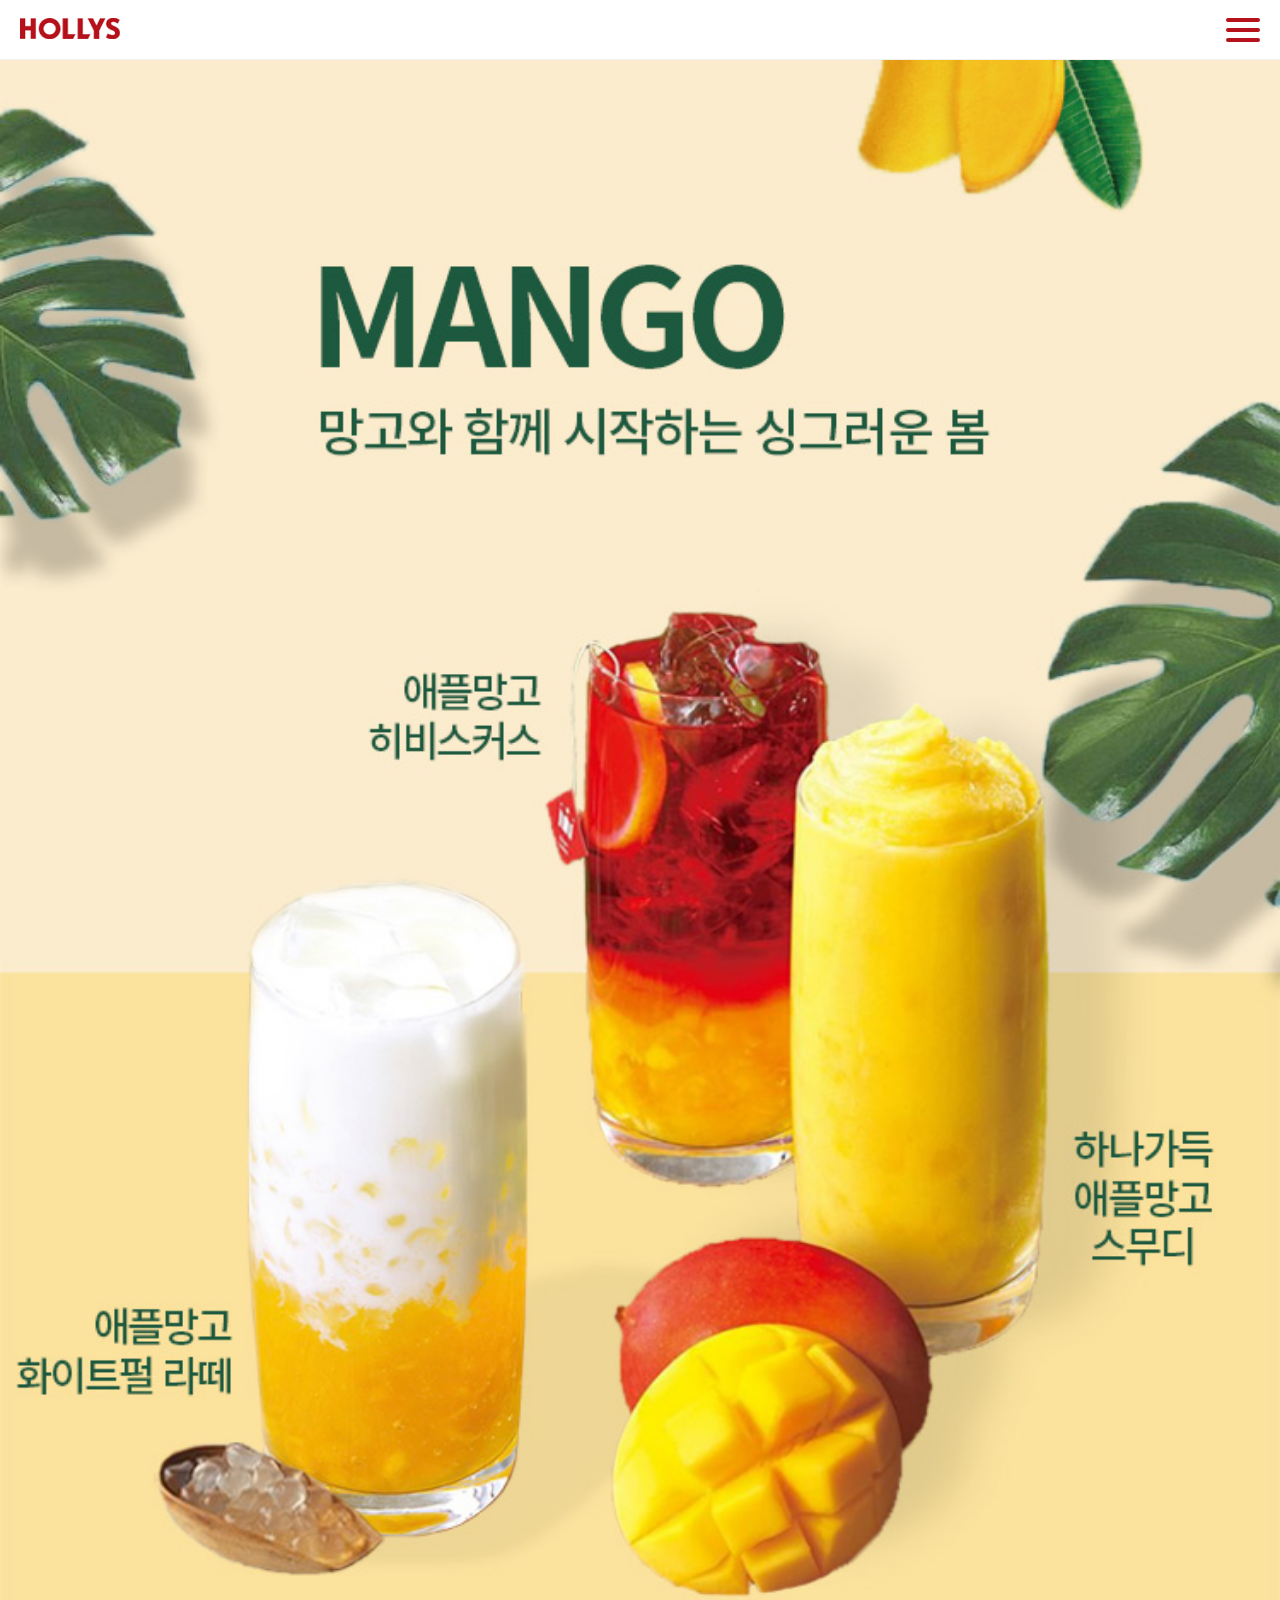
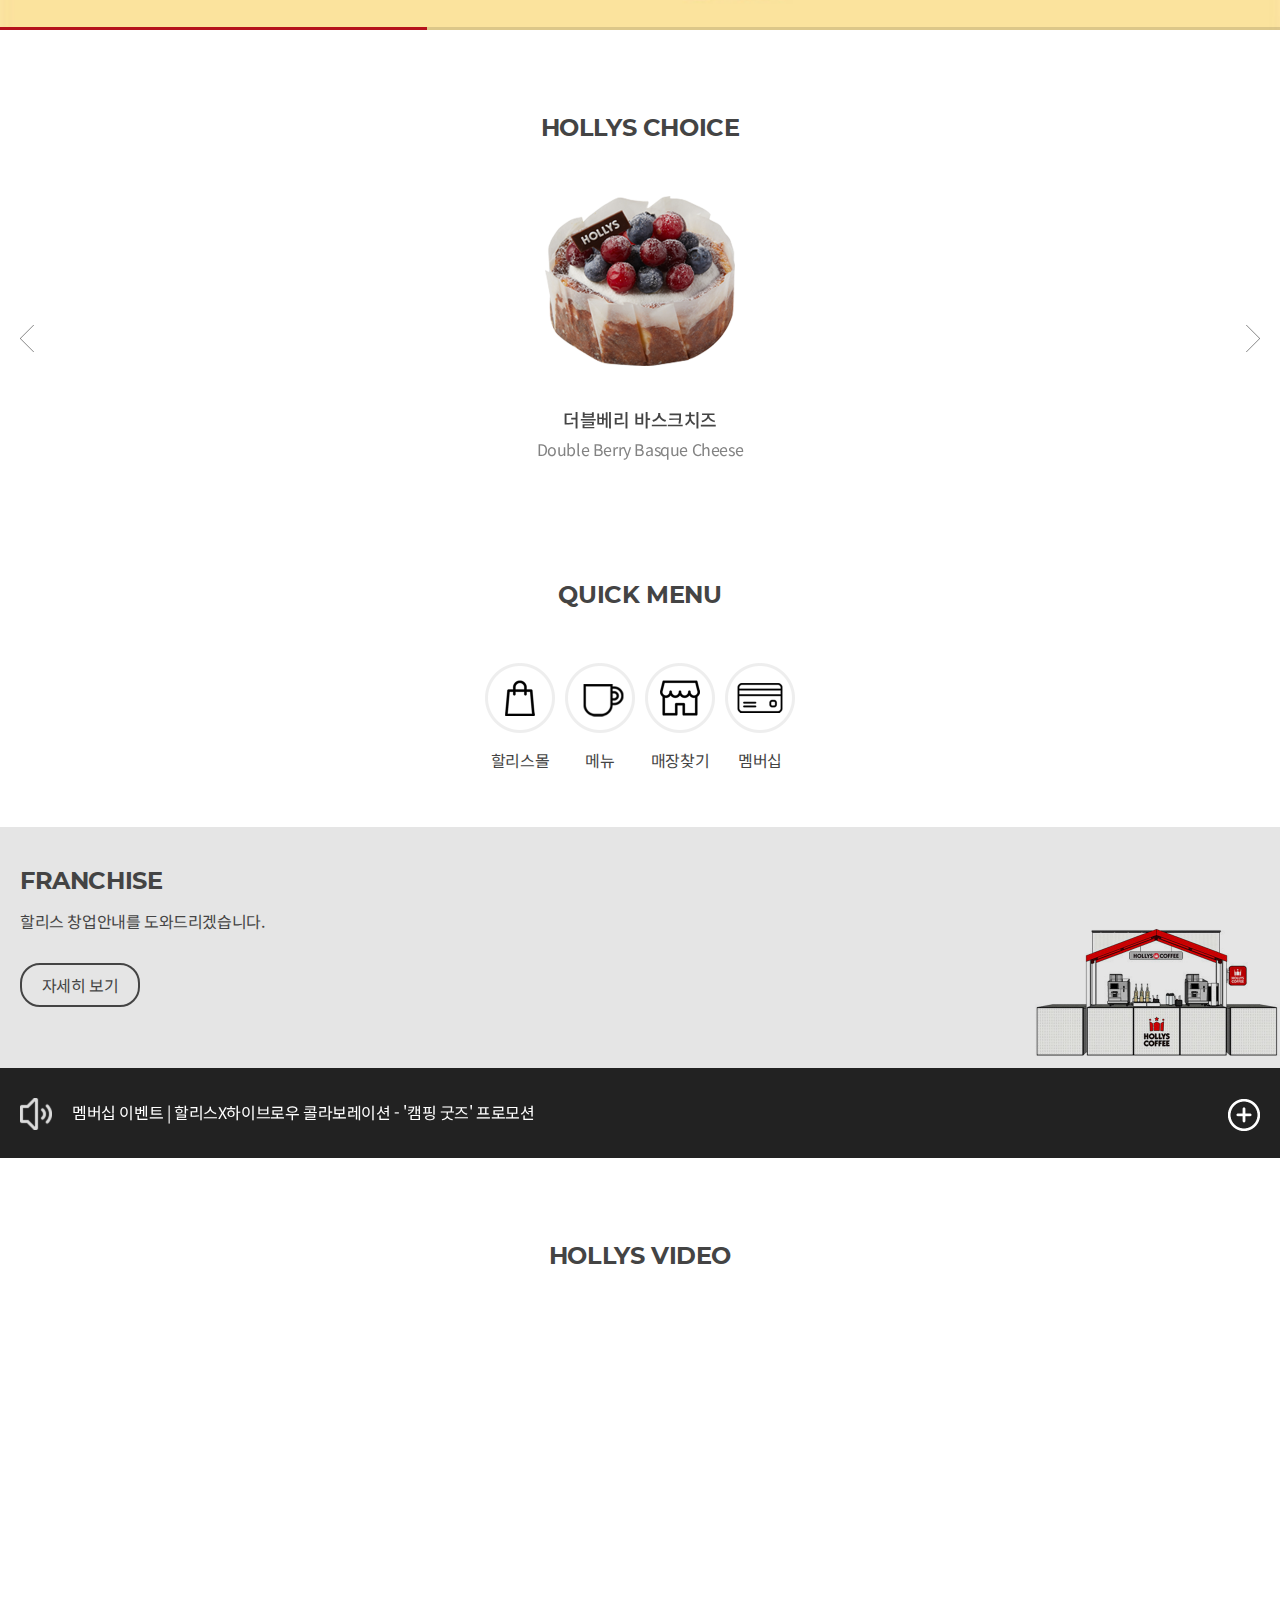
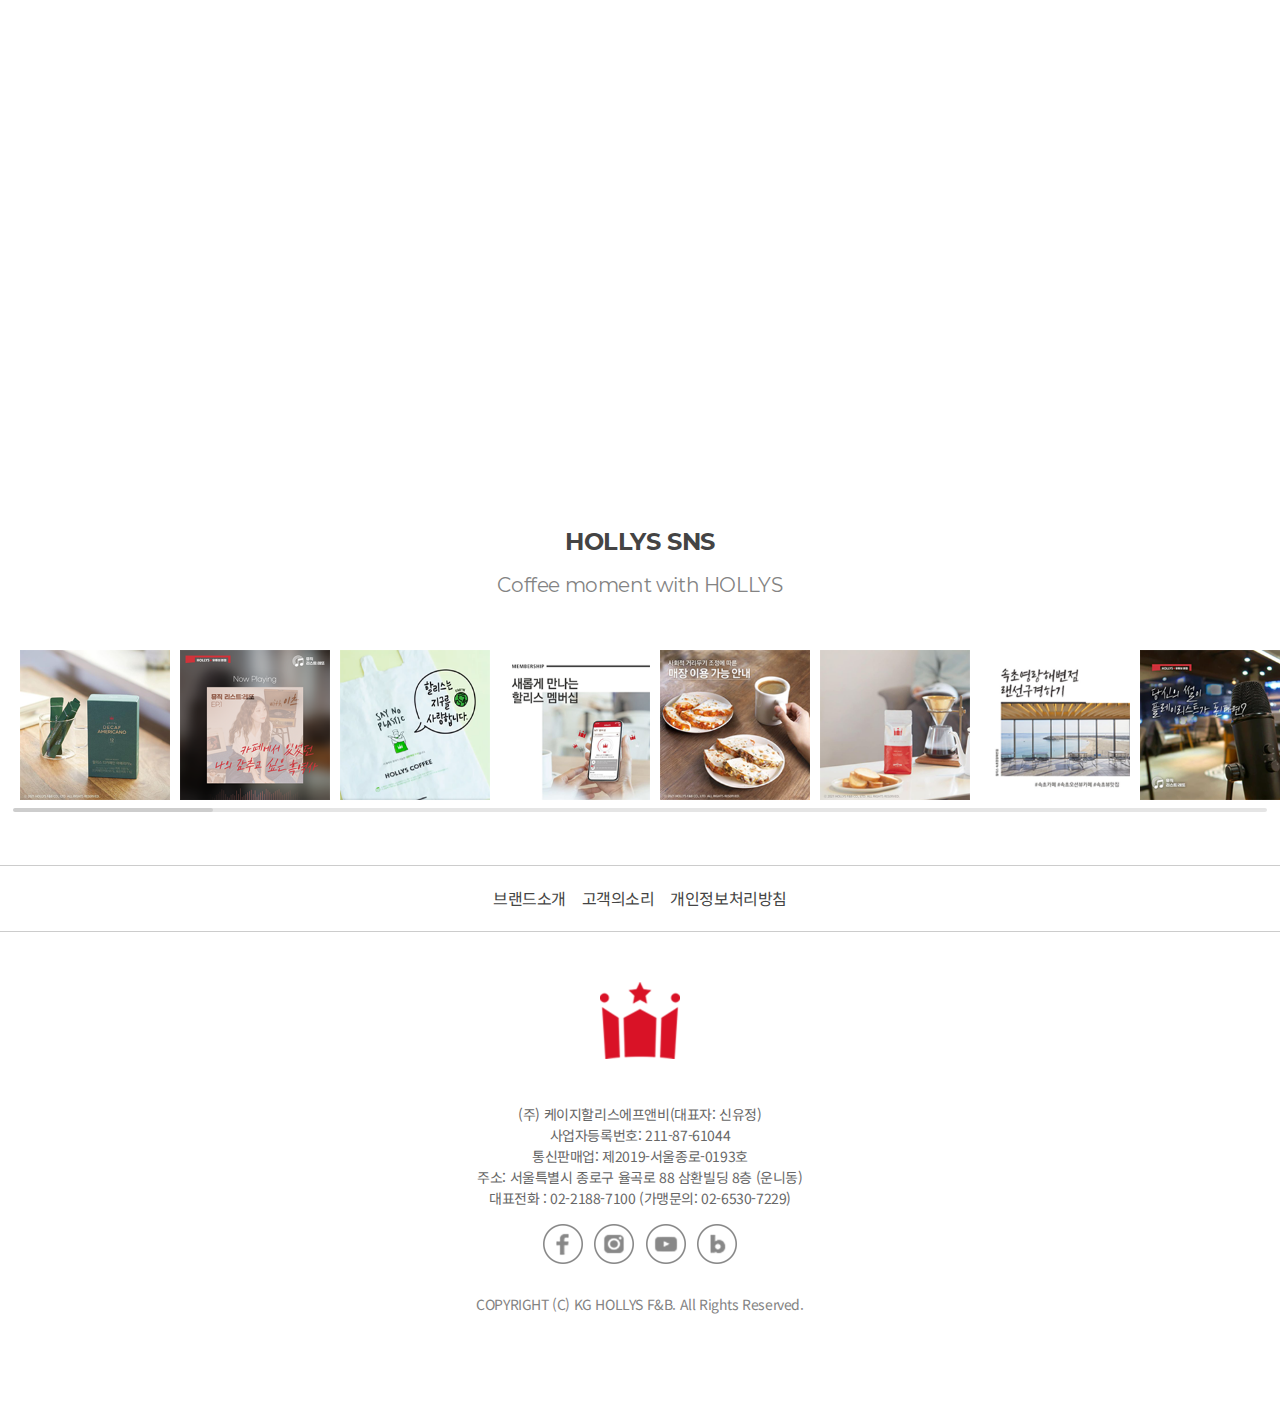
<file: index.html>
<!DOCTYPE html>
<html lang="ko">
<head>
    <meta charset="UTF-8">
    <meta name="viewport" content="width=device-width, initial-scale=1, minimum-scale=1">
    <meta name="description" content="할리스는 1998년 국내 첫 에스프레소 커피전문점을 개점한 순수 국내브랜드로서 당당하게 시장 선점이라는 확고한 위치를 확보하고 국내 에스프레소 커피시장을 주도해 나가고 있습니다.">
    <meta property="og:type" content="website">
    <meta property="og:title" content="HOLLYS">
    <meta property="og:url" content="https://hyunns.github.io/mHollys/">
    <meta property="og:image" content="https://hyunns.github.io/mHollys/images/hollys_og.png">
    <meta property="og:description" content="할리스는 1998년 국내 첫 에스프레소 커피전문점을 개점한 순수 국내브랜드로서 당당하게 시장 선점이라는 확고한 위치를 확보하고 국내 에스프레소 커피시장을 주도해 나가고 있습니다.">
    <title>HOLLYS</title>
    <link rel="shortcut icon" type="image/x-icon" href="images/favicon.ico?v=1">
    <link rel="apple-touch-icon" href="images/app_home.jpg">
    <link href="https://fonts.googleapis.com/css2?family=Noto+Sans+KR:wght@400;500;700&display=swap" rel="stylesheet">
    <link rel="stylesheet" href="css/jquery-ui.min.css">
    <link rel="stylesheet" href="css/swiper.min.css">
    <link rel="stylesheet" href="css/common.css?v=1.1">
</head>
<body>
    <div id="skipNavi">
        <a href="#container">본문 바로가기</a>
    </div>
    <div id="wrap">
        <header id="header">
            <h1 class="logo"><a href="index.html"><img src="images/logo.png" alt="할리스"></a></h1>
            <div class="icon_nav">
                <span></span>
            </div>
            <div class="dimm"></div>
            <aside class="gnb_box">
                <nav class="gnb">
                    <ul class="depth1">
                        <li>
                            <a href="#">MY HOLLYS</a>
                            <ul class="depth2">
                                <li><a href="#">MY 멤버십</a></li>
                                <li><a href="#">MY 쿠폰</a></li>
                                <li><a href="#">MY 할리스카드</a></li>
                                <li><a href="#">레드아카데미 신청내역</a></li>
                                <li><a href="#">회원정보 관리 및 탈퇴</a></li>
                            </ul>
                        </li>
                        <li>
                            <a href="#">MENU</a>
                            <ul class="depth2">
                                <li><a href="menu_bakery.html">COFFEE</a></li>
                                <li><a href="menu_bakery.html">라떼ㆍ초콜릿ㆍ티</a></li>
                                <li><a href="menu_bakery.html">할리치노ㆍ빙수</a></li>
                                <li><a href="menu_bakery.html">스파클링</a></li>
                                <li><a href="menu_bakery.html">베이커리ㆍ스낵MD</a></li>
                                <li><a href="menu_bakery.html">MD상품</a></li>
                                <li><a href="menu_bakery.html">MD커피</a></li>
                            </ul>
                        </li>
                        <li>
                            <a href="#">STORE</a>
                            <ul class="depth2">
                                <li><a href="store_search.html">매장찾기</a></li>
                            </ul>
                        </li>
                        <li>
                            <a href="#">MEMBERSHIP</a>
                            <ul class="depth2">
                                <li><a href="#">스마트오더</a></li>
                                <li><a href="#">멤버십혜택</a></li>
                            </ul>
                        </li>
                        <li>
                            <a href="#">NEWS</a>
                            <ul class="depth2">
                                <li><a href="notice.html">NOTICE</a></li>
                                <li><a href="notice.html">EVENT</a></li>
                            </ul>
                        </li>
                        <li>
                            <a href="#">ABOUT</a>
                            <ul class="depth2">
                                <li><a href="#">HOLLYS</a></li>
                                <li><a href="#">할리스 위치 및 연락처</a></li>
                                <li><a href="#">채용 안내</a></li>
                                <li><a href="#">가맹문의 및 절차</a></li>
                                <li><a href="#">B2B 사업 소개</a></li>
                            </ul>
                        </li>
                    </ul>
                </nav>
                <ul class="link">
                    <li><a href="login.html">로그인</a></li>
                    <li><a href="#">회원가입</a></li>
                </ul>
            </aside>
        </header>
        <div id="container">
            <section class="main_slider_wrap">
                <h2 class="blind">메인 배너</h2>
                <div class="swiper-container main_slider">
                    <div class="swiper-wrapper">
                        <div class="swiper-slide">
                            <a href="#">
                                <img src="images/main_visual02.png" alt="">
                            </a>
                        </div>
                        <div class="swiper-slide">
                            <a href="#">
                                <img src="images/main_visual01.png" alt="">
                            </a>
                        </div>
                        <div class="swiper-slide">
                            <a href="#">
                                <img src="images/main_visual02.png" alt="">
                            </a>
                        </div>
                    </div>
                    <div class="swiper-pagination"></div>
                </div>
            </section>
            <section class="main_choice menu_slider_wrap">
                <h2 class="main_tit">HOLLYS CHOICE</h2>
                <div class="swiper-container menu_slider">
                    <div class="swiper-wrapper">
                        <div class="swiper-slide">
                            <a href="menu.html">
                                <img src="images/menu_choice01.png" alt="더블베리 바스크치즈">
                                <div class="menu_tit">
                                    <h4>더블베리 바스크치즈</h4>
                                    <p>Double Berry Basque Cheese</p>
                                </div>  
                            </a>
                        </div>
                        <div class="swiper-slide">
                            <a href="menu.html">
                                <img src="images/menu_choice02.png" alt="표곰이 크림치즈 하우스">
                                <div class="menu_tit">
                                    <h4>표곰이 크림치즈 하우스</h4>
                                    <p>Gompyo Cream Cheese House Cake</p>
                                </div> 
                            </a>
                        </div>
                        <div class="swiper-slide">
                            <a href="menu.html">
                                <img src="images/menu_choice03.png" alt="표곰이 아이스크림 크로플">
                                <div class="menu_tit">
                                    <h4>표곰이 아이스크림 크로플</h4>
                                    <p>Gompyo Croffle with Ice Cream</p>
                                </div> 
                            </a>
                        </div>
                        <div class="swiper-slide">
                            <a href="menu.html">
                                <img src="images/menu_choice04.png" alt="복숭아 자두 스파클링">
                                <div class="menu_tit">
                                    <h4>복숭아 자두 스파클링</h4>
                                    <p>Peach Plum Sparkling</p>
                                </div>
                            </a>
                        </div>
                        <div class="swiper-slide">
                            <a href="menu.html">
                                <img src="images/menu_choice05.png" alt="멜론 스무디">
                                <div class="menu_tit">
                                    <h4>멜론 스무디</h4>
                                    <p>Melon Smoothie</p>
                                </div> 
                            </a>
                        </div>
                        <div class="swiper-slide">
                            <a href="menu.html">
                                <img src="images/menu_choice06.png" alt="수박 스무디">
                                <div class="menu_tit">
                                    <h4>수박 스무디</h4>
                                    <p>Watermelon Smoothie</p>
                                </div> 
                            </a>
                        </div>
                    </div>
                    <div class="swiper-button-prev btn_slider_arrow"></div>
                    <div class="swiper-button-next btn_slider_arrow"></div>
                </div>
            </section>
            <section class="main_quick_menu">
                <h2 class="main_tit">QUICK MENU</h2>
                <div class="quick_link">
                    <ul class="quick_link_list">
                        <li><a href="#">할리스몰</a></li>
                        <li><a href="menu.html">메뉴</a></li>
                        <li><a href="store_search.html">매장찾기</a></li>
                        <li><a href="#">멤버십</a></li>
                    </ul>
                </div>
            </section>
            <section class="main_franchise">
                <div class="franchise_wrap">
                    <img src="images/bg_franchise_store.png" alt="프랜차이즈">
                    <div class="tit_box">
                        <h2 class="main_tit">FRANCHISE</h2>
                        <p>할리스 창업안내를 도와드리겠습니다.</p>
                        <a class="btn_detail" href="#">자세히 보기</a>
                    </div>
                </div>
            </section>
            <section class="news_wrap">
                <h2 class="blind">뉴스</h2>
                <img src="images/icon_board_speaker.png" alt="뉴스">
                <div class="swiper-container news_slider">
                    <div class="swiper-wrapper">
                        <div class="swiper-slide">
                            <a href="notice.html">멤버십 이벤트 | 할리스X하이브로우 콜라보레이션 - '캠핑 굿즈' 프로모션</a>
                        </div>
                        <div class="swiper-slide">
                            <a href="notice.html">매장이벤트 | KT멤버십 X 할리스 제휴서비스</a>
                        </div>
                        <div class="swiper-slide">
                            <a href="notice.html">할리스, 여름의 맛 담은 ‘멜론·수박 스무디 2종’ 출시</a>
                        </div>
                        <div class="swiper-slide">
                            <a href="notice.html">할리스 ‘쿠팡이츠’ 입점… 배달 할인 프로모션 진행</a>
                        </div>
                        <div class="swiper-slide">
                            <a href="notice.html">[오늘의 신상품] 할리스커피, ‘홈카페 에디션 3종’ 선물세트 출시</a>
                        </div>
                    </div>
                    <div class="news_detail">
                        <a class="btn_news_detail" href="notice.html"></a>
                    </div>
                </div>
            </section>
            <section class="main_video">
                <h2 class="main_tit">HOLLYS VIDEO</h2>
                <div class="video_wrap">
                    <iframe width="560" height="315" src="https://www.youtube.com/embed/hGJp7KP4oA4" title="YouTube video player" allow="accelerometer; autoplay; clipboard-write; encrypted-media; gyroscope; picture-in-picture" allowfullscreen></iframe>
                </div>
            </section>
            <section class="main_sns">
                <h2 class="main_tit">HOLLYS SNS</h2>
                <p>Coffee moment with HOLLYS</p>
                <div class="swiper-container sns_slider">
                    <div class="swiper-wrapper">
                        <div class="swiper-slide">
                            <a href="#"><img src="images/sns_01.png" alt="sns"></a>
                        </div>
                        <div class="swiper-slide">
                            <a href="#"><img src="images/sns_02.png" alt="sns"></a>
                        </div>
                        <div class="swiper-slide">
                            <a href="#"><img src="images/sns_03.png" alt="sns"></a>
                        </div>
                        <div class="swiper-slide">
                            <a href="#"><img src="images/sns_04.png" alt="sns"></a>
                        </div>
                        <div class="swiper-slide">
                            <a href="#"><img src="images/sns_05.png" alt="sns"></a>
                        </div>
                        <div class="swiper-slide">
                            <a href="#"><img src="images/sns_06.png" alt="sns"></a>
                        </div>
                        <div class="swiper-slide">
                            <a href="#"><img src="images/sns_07.png" alt="sns"></a>
                        </div>
                        <div class="swiper-slide">
                            <a href="#"><img src="images/sns_08.png" alt="sns"></a>
                        </div>
                    </div>
                    <div class="swiper-scrollbar"></div>
                </div>
            </section>
        </div>
        <footer id="footer">
            <ul class="top_footer">
                <li><a href="#">브랜드소개</a></li>
                <li><a href="#">고객의소리</a></li>
                <li><a href="#">개인정보처리방침</a></li>
            </ul>
            <div class="bottom_footer">
                <img src="images/logo_footer.png" alt="로고">
                <p class="txt1">(주) 케이지할리스에프앤비(대표자: 신유정)
                    사업자등록번호: 211-87-61044
                    통신판매업: 제2019-서울종로-0193호
                    주소: 서울특별시 종로구 율곡로 88 삼환빌딩 8층 (운니동)
                    대표전화 : 02-2188-7100 (가맹문의: 02-6530-7229)</p>
                <div class="sns_wrap">
                    <a href="#">페이스북</a>
                    <a href="#">인스타그램</a>
                    <a href="#">유튜브</a>
                    <a href="#">블로그</a>
                </div>
                <p class="copy">COPYRIGHT (C) KG HOLLYS F&B. All Rights Reserved.</p>
            </div>
        </footer>
    </div>
    <script src="js/jquery-3.6.0.min.js"></script>
    <script src="js/jquery-ui.min.js"></script>
    <script src="js/swiper.min.js"></script>
    <script src="js/main.js?v=1.1"></script>
</body>
</html>
</file>
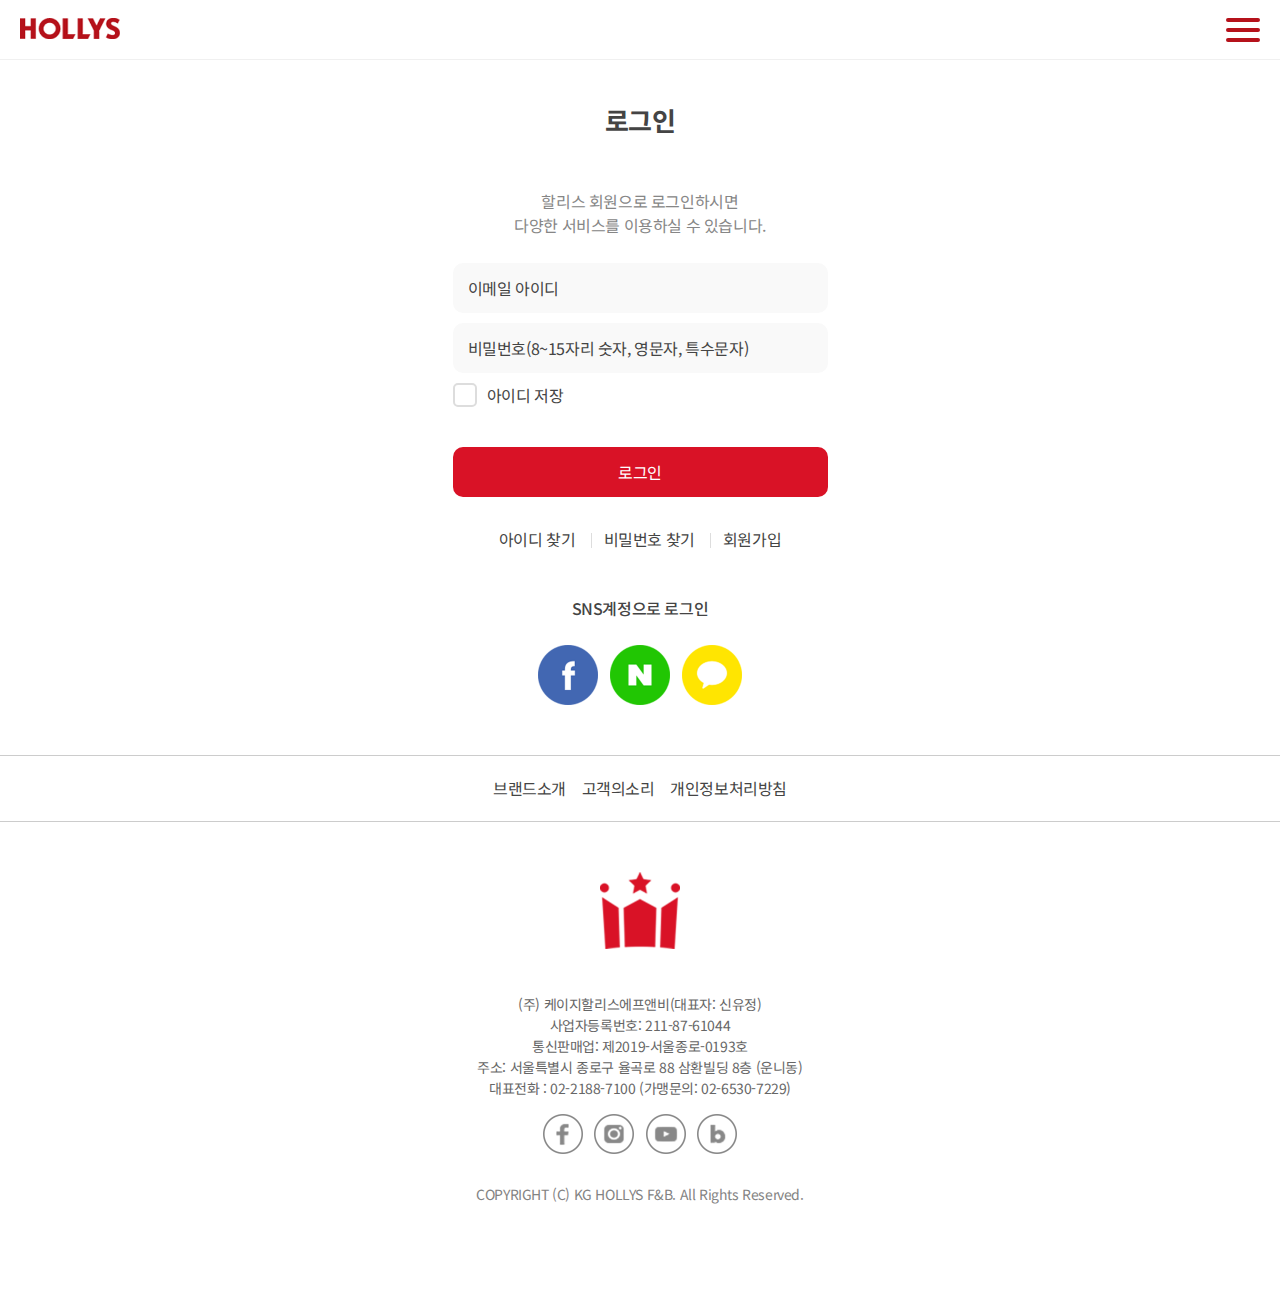
<file: login.html>
<!DOCTYPE html>
<html lang="ko">
<head>
    <meta charset="UTF-8">
    <meta name="viewport" content="width=device-width, initial-scale=1, minimum-scale=1">
    <meta name="description" content="할리스는 1998년 국내 첫 에스프레소 커피전문점을 개점한 순수 국내브랜드로서 당당하게 시장 선점이라는 확고한 위치를 확보하고 국내 에스프레소 커피시장을 주도해 나가고 있습니다.">
    <meta property="og:type" content="website">
    <meta property="og:title" content="HOLLYS">
    <meta property="og:url" content="https://hyunns.github.io/mHollys/">
    <meta property="og:image" content="https://hyunns.github.io/mHollys/images/hollys_og.png">
    <meta property="og:description" content="할리스는 1998년 국내 첫 에스프레소 커피전문점을 개점한 순수 국내브랜드로서 당당하게 시장 선점이라는 확고한 위치를 확보하고 국내 에스프레소 커피시장을 주도해 나가고 있습니다.">
    <title>로그인 | HOLLYS</title>
    <link rel="shortcut icon" type="image/x-icon" href="images/favicon.ico?v=1">
    <link rel="apple-touch-icon" href="images/app_home.jpg">
    <link href="https://fonts.googleapis.com/css2?family=Noto+Sans+KR:wght@400;500;700&display=swap" rel="stylesheet">
    <link rel="stylesheet" href="css/jquery-ui.min.css">
    <link rel="stylesheet" href="css/swiper.min.css">
    <link rel="stylesheet" href="css/common.css?v=1.1">
</head>
<body>
    <div id="skipNavi">
        <a href="#container">본문 바로가기</a>
    </div>
    <div id="wrap">
        <header id="header">
            <h1 class="logo"><a href="index.html"><img src="images/logo.png" alt="할리스"></a></h1>
            <div class="icon_nav">
                <span></span>
            </div>
            <div class="dimm"></div>
            <aside class="gnb_box">
                <nav class="gnb">
                    <ul class="depth1">
                        <li>
                            <a href="#">MY HOLLYS</a>
                            <ul class="depth2">
                                <li><a href="#">MY 멤버십</a></li>
                                <li><a href="#">MY 쿠폰</a></li>
                                <li><a href="#">MY 할리스카드</a></li>
                                <li><a href="#">레드아카데미 신청내역</a></li>
                                <li><a href="#">회원정보 관리 및 탈퇴</a></li>
                            </ul>
                        </li>
                        <li>
                            <a href="#">MENU</a>
                            <ul class="depth2">
                                <li><a href="menu_bakery.html">COFFEE</a></li>
                                <li><a href="menu_bakery.html">라떼ㆍ초콜릿ㆍ티</a></li>
                                <li><a href="menu_bakery.html">할리치노ㆍ빙수</a></li>
                                <li><a href="menu_bakery.html">스파클링</a></li>
                                <li><a href="menu_bakery.html">베이커리ㆍ스낵MD</a></li>
                                <li><a href="menu_bakery.html">MD상품</a></li>
                                <li><a href="menu_bakery.html">MD커피</a></li>
                            </ul>
                        </li>
                        <li>
                            <a href="#">STORE</a>
                            <ul class="depth2">
                                <li><a href="store_search.html">매장찾기</a></li>
                            </ul>
                        </li>
                        <li>
                            <a href="#">MEMBERSHIP</a>
                            <ul class="depth2">
                                <li><a href="#">스마트오더</a></li>
                                <li><a href="#">멤버십혜택</a></li>
                            </ul>
                        </li>
                        <li>
                            <a href="#">NEWS</a>
                            <ul class="depth2">
                                <li><a href="notice.html">NOTICE</a></li>
                                <li><a href="notice.html">EVENT</a></li>
                            </ul>
                        </li>
                        <li>
                            <a href="#">ABOUT</a>
                            <ul class="depth2">
                                <li><a href="#">HOLLYS</a></li>
                                <li><a href="#">할리스 위치 및 연락처</a></li>
                                <li><a href="#">채용 안내</a></li>
                                <li><a href="#">가맹문의 및 절차</a></li>
                                <li><a href="#">B2B 사업 소개</a></li>
                            </ul>
                        </li>
                    </ul>
                </nav>
                <ul class="link">
                    <li><a href="login.html">로그인</a></li>
                    <li><a href="#">회원가입</a></li>
                </ul>
            </aside>
        </header>
        <div id="container" class="login_container">
            <div class="contents">
                <div class="tit">
                    <h2 class="sub_tit">로그인</h2>
                    <p>할리스 회원으로 로그인하시면<br>다양한 서비스를 이용하실 수 있습니다.</p>
                </div>
                <div class="login_wrap">
                    <div class="input_wrap">
                        <input type="text" placeholder="이메일 아이디">
                    </div>
                    <div class="input_wrap">
                        <input type="password" placeholder="비밀번호(8~15자리 숫자, 영문자, 특수문자)">
                    </div>
                    <div class="checkbox_wrap">
                        <input type="checkbox" id="saveId" class="blind">
                        <label for="saveId">아이디 저장</label>
                    </div>
                    <button class="btn_login" type="submit">로그인</button>
                </div>
                <ul class="member_info">
                    <li><a href="#">아이디 찾기</a></li>
                    <li><a href="#">비밀번호 찾기</a></li>
                    <li><a href="#" target="_blank">회원가입</a></li>
                </ul>
                <div class="login_etc">
                    <p class="txt">SNS계정으로 로그인</p>
                    <button type="button" class="sns btn_facebook"></button>
                    <button type="button" class="sns btn_naver"></button>
                    <button type="button" class="sns btn_kakao"></button>
                </div>
            </div>
        </div>
        <footer id="footer">
            <ul class="top_footer">
                <li><a href="#">브랜드소개</a></li>
                <li><a href="#">고객의소리</a></li>
                <li><a href="#">개인정보처리방침</a></li>
            </ul>
            <div class="bottom_footer">
                <img src="images/logo_footer.png" alt="로고">
                <p class="txt1">(주) 케이지할리스에프앤비(대표자: 신유정)
                    사업자등록번호: 211-87-61044
                    통신판매업: 제2019-서울종로-0193호
                    주소: 서울특별시 종로구 율곡로 88 삼환빌딩 8층 (운니동)
                    대표전화 : 02-2188-7100 (가맹문의: 02-6530-7229)</p>
                <div class="sns_wrap">
                    <a href="#">페이스북</a>
                    <a href="#">인스타그램</a>
                    <a href="#">유튜브</a>
                    <a href="#">블로그</a>
                </div>
                <p class="copy">COPYRIGHT (C) KG HOLLYS F&B. All Rights Reserved.</p>
            </div>
        </footer>
    </div>
    <script src="js/jquery-3.6.0.min.js"></script>
    <script src="js/jquery-ui.min.js"></script>
    <script src="js/swiper.min.js"></script>
    <script src="js/main.js?v=1.1"></script>
</body>
</html>
</file>
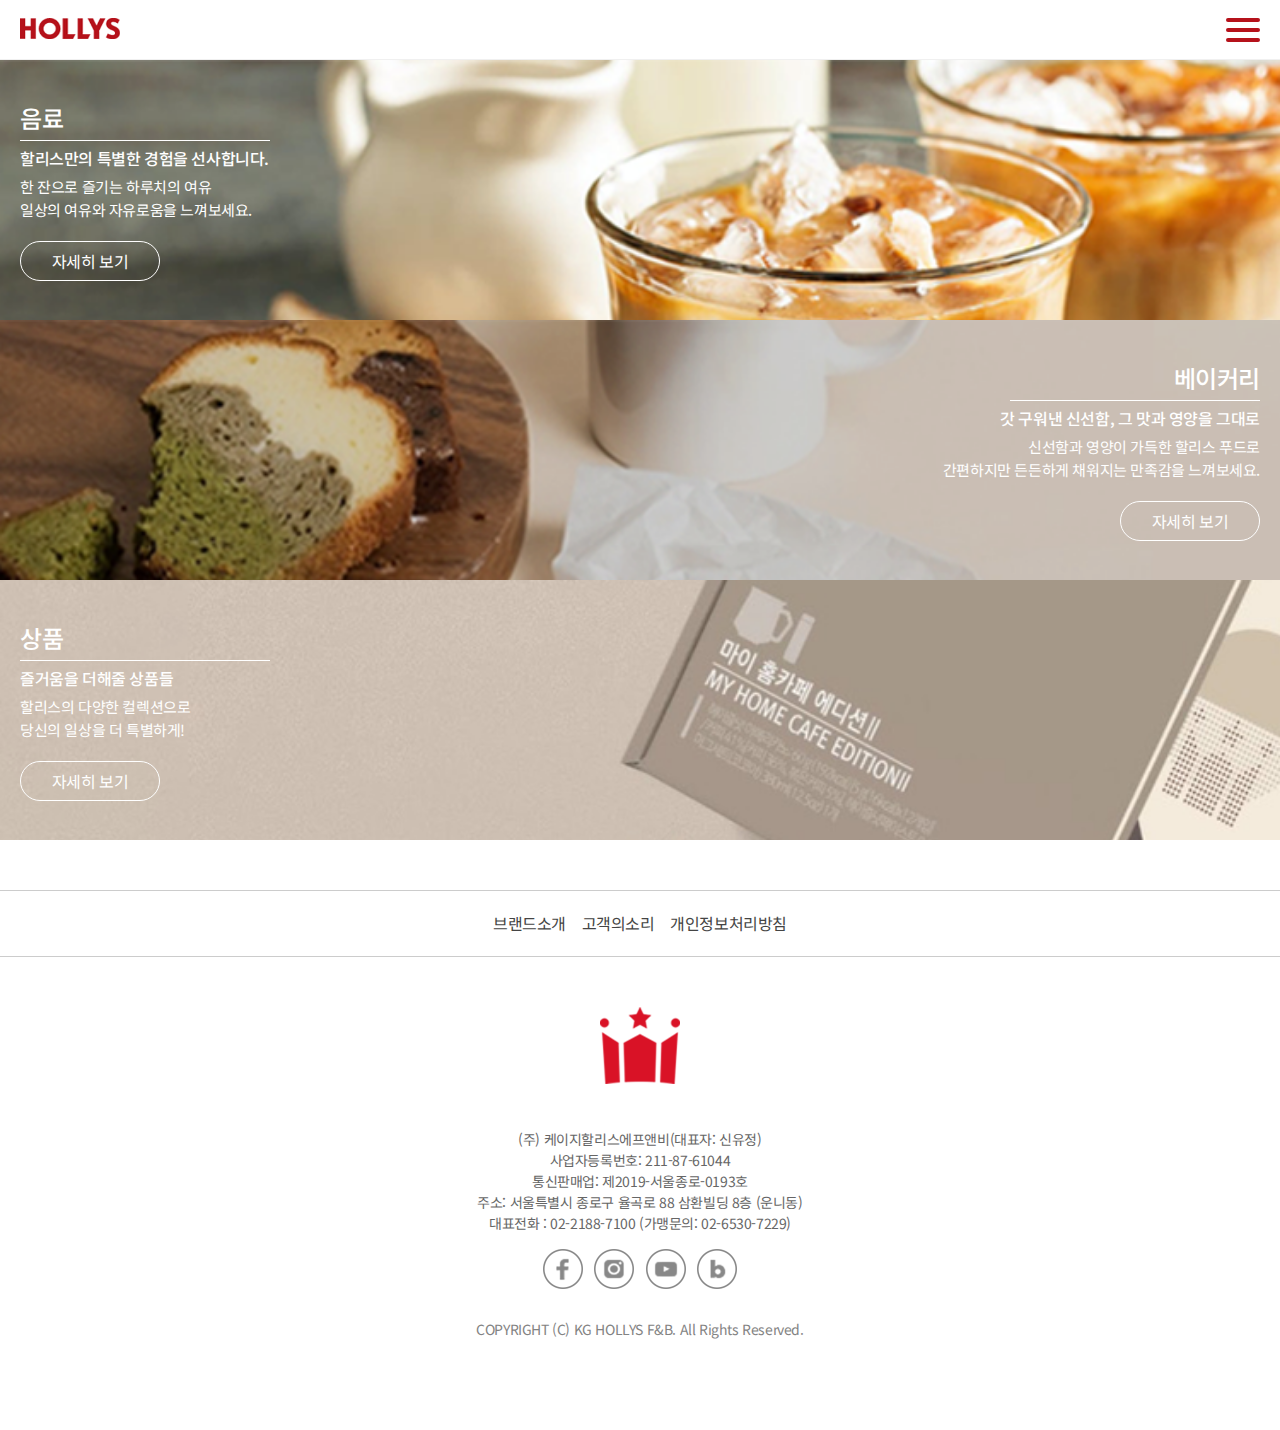
<file: menu.html>
<!DOCTYPE html>
<html lang="ko">
<head>
    <meta charset="UTF-8">
    <meta name="viewport" content="width=device-width, initial-scale=1, minimum-scale=1">
    <meta name="description" content="할리스는 1998년 국내 첫 에스프레소 커피전문점을 개점한 순수 국내브랜드로서 당당하게 시장 선점이라는 확고한 위치를 확보하고 국내 에스프레소 커피시장을 주도해 나가고 있습니다.">
    <meta property="og:type" content="website">
    <meta property="og:title" content="HOLLYS">
    <meta property="og:url" content="https://hyunns.github.io/mHollys/">
    <meta property="og:image" content="https://hyunns.github.io/mHollys/images/hollys_og.png">
    <meta property="og:description" content="할리스는 1998년 국내 첫 에스프레소 커피전문점을 개점한 순수 국내브랜드로서 당당하게 시장 선점이라는 확고한 위치를 확보하고 국내 에스프레소 커피시장을 주도해 나가고 있습니다.">
    <title>메뉴 | HOLLYS</title>
    <link rel="shortcut icon" type="image/x-icon" href="images/favicon.ico?v=1">
    <link rel="apple-touch-icon" href="images/app_home.jpg">
    <link href="https://fonts.googleapis.com/css2?family=Noto+Sans+KR:wght@400;500;700&display=swap" rel="stylesheet">
    <link rel="stylesheet" href="css/jquery-ui.min.css">
    <link rel="stylesheet" href="css/swiper.min.css">
    <link rel="stylesheet" href="css/common.css?v=1.1">
</head>
<body>
    <div id="skipNavi">
        <a href="#container">본문 바로가기</a>
    </div>
    <div id="wrap">
        <header id="header">
            <h1 class="logo"><a href="index.html"><img src="images/logo.png" alt="할리스"></a></h1>
            <div class="icon_nav">
                <span></span>
            </div>
            <div class="dimm"></div>
            <aside class="gnb_box">
                <nav class="gnb">
                    <ul class="depth1">
                        <li>
                            <a href="#">MY HOLLYS</a>
                            <ul class="depth2">
                                <li><a href="#">MY 멤버십</a></li>
                                <li><a href="#">MY 쿠폰</a></li>
                                <li><a href="#">MY 할리스카드</a></li>
                                <li><a href="#">레드아카데미 신청내역</a></li>
                                <li><a href="#">회원정보 관리 및 탈퇴</a></li>
                            </ul>
                        </li>
                        <li>
                            <a href="#">MENU</a>
                            <ul class="depth2">
                                <li><a href="menu_bakery.html">COFFEE</a></li>
                                <li><a href="menu_bakery.html">라떼ㆍ초콜릿ㆍ티</a></li>
                                <li><a href="menu_bakery.html">할리치노ㆍ빙수</a></li>
                                <li><a href="menu_bakery.html">스파클링</a></li>
                                <li><a href="menu_bakery.html">베이커리ㆍ스낵MD</a></li>
                                <li><a href="menu_bakery.html">MD상품</a></li>
                                <li><a href="menu_bakery.html">MD커피</a></li>
                            </ul>
                        </li>
                        <li>
                            <a href="#">STORE</a>
                            <ul class="depth2">
                                <li><a href="store_search.html">매장찾기</a></li>
                            </ul>
                        </li>
                        <li>
                            <a href="#">MEMBERSHIP</a>
                            <ul class="depth2">
                                <li><a href="#">스마트오더</a></li>
                                <li><a href="#">멤버십혜택</a></li>
                            </ul>
                        </li>
                        <li>
                            <a href="#">NEWS</a>
                            <ul class="depth2">
                                <li><a href="notice.html">NOTICE</a></li>
                                <li><a href="notice.html">EVENT</a></li>
                            </ul>
                        </li>
                        <li>
                            <a href="#">ABOUT</a>
                            <ul class="depth2">
                                <li><a href="#">HOLLYS</a></li>
                                <li><a href="#">할리스 위치 및 연락처</a></li>
                                <li><a href="#">채용 안내</a></li>
                                <li><a href="#">가맹문의 및 절차</a></li>
                                <li><a href="#">B2B 사업 소개</a></li>
                            </ul>
                        </li>
                    </ul>
                </nav>
                <ul class="link">
                    <li><a href="login.html">로그인</a></li>
                    <li><a href="#">회원가입</a></li>
                </ul>
            </aside>
        </header>
        <div id="container" class="menu_container">
            <div class="menu_bg bev">
                <div class="menu_box">
                    <h3>음료</h3>
                    <strong>할리스만의 특별한 경험을 선사합니다.</strong>
                    <p>한 잔으로 즐기는 하루치의 여유<br>일상의 여유와 자유로움을 느껴보세요.</p>
                    <button type="button" class="btn_menu" onclick="window.location.href='menu_bakery.html'">자세히 보기</button>
                </div>
            </div>
            <div class="menu_bg bakery">
                <div class="menu_box">
                    <h3>베이커리</h3>
                    <strong>갓 구워낸 신선함, 그 맛과 영양을 그대로</strong>
                    <p>신선함과 영양이 가득한 할리스 푸드로<br>간편하지만 든든하게 채워지는 만족감을 느껴보세요.</p>
                    <button type="button" class="btn_menu" onclick="window.location.href='menu_bakery.html'">자세히 보기</button>
                </div>
            </div>
            <div class="menu_bg md">
                <div class="menu_box">
                    <h3>상품</h3>
                    <strong>즐거움을 더해줄 상품들</strong>
                    <p>할리스의 다양한 컬렉션으로<br>당신의 일상을 더 특별하게!</p>
                    <button type="button" class="btn_menu" onclick="window.location.href='menu_bakery.html'">자세히 보기</button>
                </div>
            </div>
        </div>
        <footer id="footer">
            <ul class="top_footer">
                <li><a href="#">브랜드소개</a></li>
                <li><a href="#">고객의소리</a></li>
                <li><a href="#">개인정보처리방침</a></li>
            </ul>
            <div class="bottom_footer">
                <img src="images/logo_footer.png" alt="로고">
                <p class="txt1">(주) 케이지할리스에프앤비(대표자: 신유정)
                    사업자등록번호: 211-87-61044
                    통신판매업: 제2019-서울종로-0193호
                    주소: 서울특별시 종로구 율곡로 88 삼환빌딩 8층 (운니동)
                    대표전화 : 02-2188-7100 (가맹문의: 02-6530-7229)</p>
                <div class="sns_wrap">
                    <a href="#">페이스북</a>
                    <a href="#">인스타그램</a>
                    <a href="#">유튜브</a>
                    <a href="#">블로그</a>
                </div>
                <p class="copy">COPYRIGHT (C) KG HOLLYS F&B. All Rights Reserved.</p>
            </div>
        </footer>
    </div>
    <script src="js/jquery-3.6.0.min.js"></script>
    <script src="js/jquery-ui.min.js"></script>
    <script src="js/swiper.min.js"></script>
    <script src="js/main.js?v=1.1"></script>
</body>
</html>
</file>
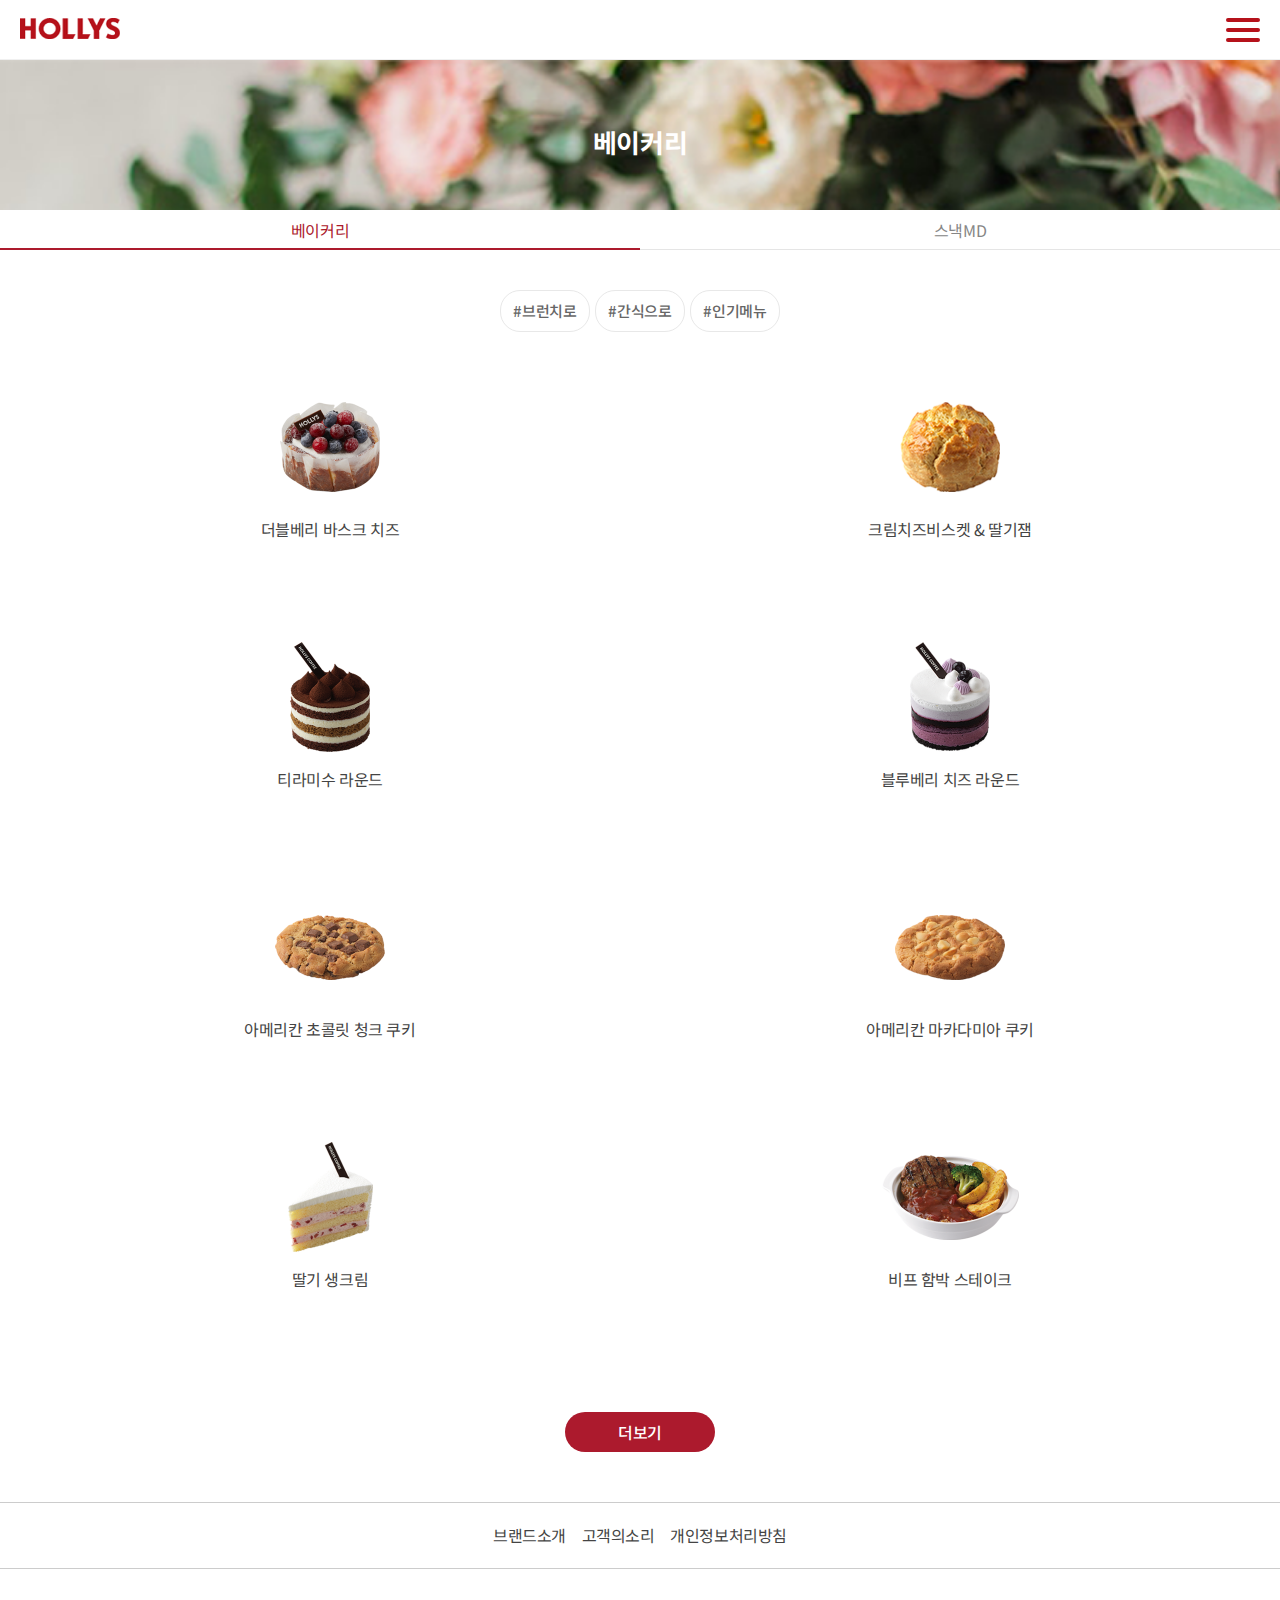
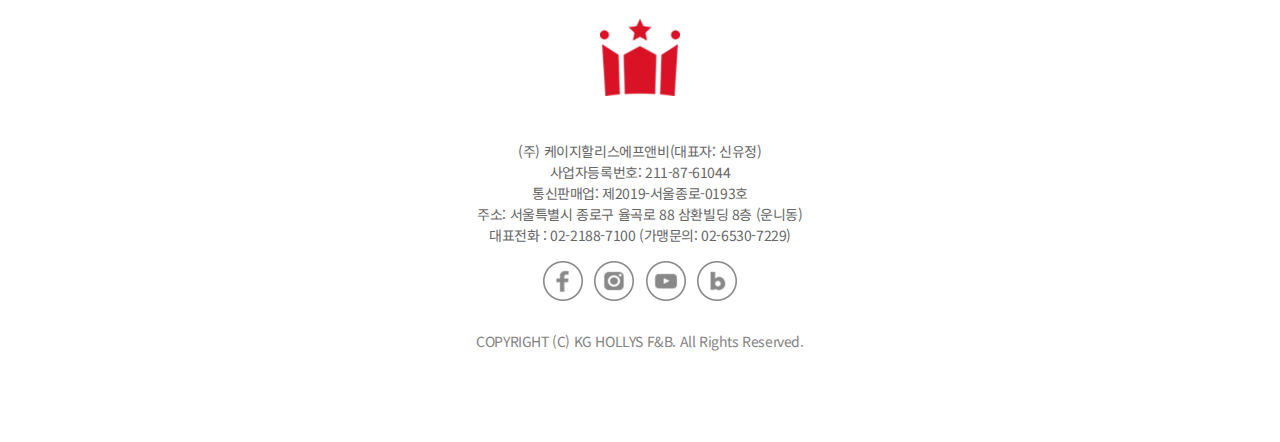
<file: menu_bakery.html>
<!DOCTYPE html>
<html lang="ko">
<head>
    <meta charset="UTF-8">
    <meta name="viewport" content="width=device-width, initial-scale=1, minimum-scale=1">
    <meta name="description" content="할리스는 1998년 국내 첫 에스프레소 커피전문점을 개점한 순수 국내브랜드로서 당당하게 시장 선점이라는 확고한 위치를 확보하고 국내 에스프레소 커피시장을 주도해 나가고 있습니다.">
    <meta property="og:type" content="website">
    <meta property="og:title" content="HOLLYS">
    <meta property="og:url" content="https://hyunns.github.io/mHollys/">
    <meta property="og:image" content="https://hyunns.github.io/mHollys/images/hollys_og.png">
    <meta property="og:description" content="할리스는 1998년 국내 첫 에스프레소 커피전문점을 개점한 순수 국내브랜드로서 당당하게 시장 선점이라는 확고한 위치를 확보하고 국내 에스프레소 커피시장을 주도해 나가고 있습니다.">
    <title>베이커리 | HOLLYS</title>
    <link rel="shortcut icon" type="image/x-icon" href="images/favicon.ico?v=1">
    <link rel="apple-touch-icon" href="images/app_home.jpg">
    <link href="https://fonts.googleapis.com/css2?family=Noto+Sans+KR:wght@400;500;700&display=swap" rel="stylesheet">
    <link rel="stylesheet" href="css/jquery-ui.min.css">
    <link rel="stylesheet" href="css/swiper.min.css">
    <link rel="stylesheet" href="css/common.css?v=1.1">
</head>
<body>
    <div id="skipNavi">
        <a href="#container">본문 바로가기</a>
    </div>
    <div id="wrap">
        <header id="header">
            <h1 class="logo"><a href="index.html"><img src="images/logo.png" alt="할리스"></a></h1>
            <div class="icon_nav">
                <span></span>
            </div>
            <div class="dimm"></div>
            <aside class="gnb_box">
                <nav class="gnb">
                    <ul class="depth1">
                        <li>
                            <a href="#">MY HOLLYS</a>
                            <ul class="depth2">
                                <li><a href="#">MY 멤버십</a></li>
                                <li><a href="#">MY 쿠폰</a></li>
                                <li><a href="#">MY 할리스카드</a></li>
                                <li><a href="#">레드아카데미 신청내역</a></li>
                                <li><a href="#">회원정보 관리 및 탈퇴</a></li>
                            </ul>
                        </li>
                        <li>
                            <a href="#">MENU</a>
                            <ul class="depth2">
                                <li><a href="menu_bakery.html">COFFEE</a></li>
                                <li><a href="menu_bakery.html">라떼ㆍ초콜릿ㆍ티</a></li>
                                <li><a href="menu_bakery.html">할리치노ㆍ빙수</a></li>
                                <li><a href="menu_bakery.html">스파클링</a></li>
                                <li><a href="menu_bakery.html">베이커리ㆍ스낵MD</a></li>
                                <li><a href="menu_bakery.html">MD상품</a></li>
                                <li><a href="menu_bakery.html">MD커피</a></li>
                            </ul>
                        </li>
                        <li>
                            <a href="#">STORE</a>
                            <ul class="depth2">
                                <li><a href="store_search.html">매장찾기</a></li>
                            </ul>
                        </li>
                        <li>
                            <a href="#">MEMBERSHIP</a>
                            <ul class="depth2">
                                <li><a href="#">스마트오더</a></li>
                                <li><a href="#">멤버십혜택</a></li>
                            </ul>
                        </li>
                        <li>
                            <a href="#">NEWS</a>
                            <ul class="depth2">
                                <li><a href="notice.html">NOTICE</a></li>
                                <li><a href="notice.html">EVENT</a></li>
                            </ul>
                        </li>
                        <li>
                            <a href="#">ABOUT</a>
                            <ul class="depth2">
                                <li><a href="#">HOLLYS</a></li>
                                <li><a href="#">할리스 위치 및 연락처</a></li>
                                <li><a href="#">채용 안내</a></li>
                                <li><a href="#">가맹문의 및 절차</a></li>
                                <li><a href="#">B2B 사업 소개</a></li>
                            </ul>
                        </li>
                    </ul>
                </nav>
                <ul class="link">
                    <li><a href="login.html">로그인</a></li>
                    <li><a href="#">회원가입</a></li>
                </ul>
            </aside>
        </header>
        <div id="container" class="bakery_container">
            <div class="sub_visual">
                <h2 class="sub_tit">베이커리</h2>
            </div>
            <ul class="lnb">
                <li class="on"><a href="#">베이커리</a></li>
                <li><a href="#">스낵MD</a></li>
            </ul>
            <div class="contents">
                <ul class="tag">
                    <li><p>#브런치로</p></li>
                    <li><p>#간식으로</p></li>
                    <li><p>#인기메뉴</p></li>
                </ul>
                <ul class="food_list">
                    <li>
                        <a href="#">
                            <div class="tit_box">
                                <div class="img_box">
                                    <img src="images/bakery_food01.png" alt="더블베리 바스크 치즈">
                                </div>
                                <p class="tit">더블베리 바스크 치즈</p>
                            </div>
                            <div class="over_box">
                                <h3>더블베리 바스크 치즈</h3>
                                <em>Double Berry Basque Cheese</em>
                                <p>고온에서 단시간 구워 스모키한 풍미의 치즈케이크 위에 블루베리, 크랜베리로 상큼함을 더한 제품</p>
                            </div>
                        </a>
                    </li>
                    <li>
                        <a href="#">
                            <div class="tit_box">
                                <div class="img_box">
                                    <img src="images/bakery_food02.png" alt="크림치즈비스켓">
                                </div>
                                <p class="tit">크림치즈비스켓 &amp; 딸기잼</p>
                            </div>
                            <div class="over_box">
                                <h3>크림치즈비스켓&amp;딸기잼</h3>
                                <em>Cream Cheese Biscuit &amp; Strawberry Jam</em>
                                <p>버터향이 가득한 촉촉한 비스켓 속 크림치즈가 들어간 풍미 가득한 비스켓</p>
                            </div>
                        </a>
                    </li>
                    <li>
                        <a href="#">
                            <div class="tit_box">
                                <div class="img_box">
                                    <img src="images/bakery_food03.png" alt="티라미수 라운드">
                                </div>
                                <p class="tit">티라미수 라운드</p>
                            </div>
                            <div class="over_box">
                                <h3>티라미수 라운드</h3>
                                <em>Tiramisu Round Cake</em>
                                <p>더 진한 커피 풍미와 더 촉촉한 마스카포네 치즈 감촉의 티라미스</p>
                            </div>
                        </a>
                    </li>
                    <li>
                        <a href="#">
                            <div class="tit_box">
                                <div class="img_box">
                                    <img src="images/bakery_food04.png" alt="블루베리 치즈 라운드">
                                </div>
                                <p class="tit">블루베리 치즈 라운드</p>
                            </div>
                            <div class="over_box">
                                <h3>블루베리 치즈 라운드</h3>
                                <em>Blueberry Cheese Round Cake</em>
                                <p>상큼한 블루베리 치즈케익과 부드러운 레어 치즈가 어우러진 케익</p>
                            </div>
                        </a>
                    </li>
                    <li>
                        <a href="#">
                            <div class="tit_box">
                                <div class="img_box">
                                    <img src="images/bakery_food05.png" alt="아메리칸 초콜릿 청크 쿠키">
                                </div>
                                <p class="tit">아메리칸 초콜릿 청크 쿠키</p>
                            </div>
                            <div class="over_box">
                                <h3>아메리칸 초콜릿 청크 쿠키</h3>
                                <em>American Chocolate Chunk Cookie</em>
                                <p>리얼 초콜릿 청크가 풍부하게 들어간 쫀득한 식감의 아메리칸 스타일 쿠키</p>
                            </div>
                        </a>
                    </li>
                    <li>
                        <a href="#">
                            <div class="tit_box">
                                <div class="img_box">
                                    <img src="images/bakery_food06.png" alt="아메리칸 마카다미아 쿠키">
                                </div>
                                <p class="tit">아메리칸 마카다미아 쿠키</p>
                            </div>
                            <div class="over_box">
                                <h3>아메리칸 마카다미아 쿠키</h3>
                                <em>American Macadamia Cookie</em>
                                <p>마카다미아 통으로 풍부하게 들어간 아메리칸 스타일 쿠키</p>
                            </div>
                        </a>
                    </li>
                    <li>
                        <a href="#">
                            <div class="tit_box">
                                <div class="img_box">
                                    <img src="images/bakery_food07.png" alt="딸기 생크림">
                                </div>
                                <p class="tit">딸기 생크림</p>
                            </div>
                            <div class="over_box">
                                <h3>딸기 생크림</h3>
                                <em>Strawberry Fresh Cream Cake</em>
                                <p>상큼한 딸기 생크림과 하얀 생크림이 어우러진 케이크</p>
                            </div>
                        </a>
                    </li>
                    <li>
                        <a href="#">
                            <div class="tit_box">
                                <div class="img_box">
                                    <img src="images/bakery_food08.png" alt="비프 함박 스테이크">
                                </div>
                                <p class="tit">비프 함박 스테이크</p>
                            </div>
                            <div class="over_box">
                                <h3>비프 함박 스테이크</h3>
                                <em>Beef Hamburger Steak</em>
                                <p>호주산 소고기를 넣어 직화로 구운 함박 스테이크</p>
                            </div>
                        </a>
                    </li>
                </ul>
                <div class="btn_more">
                    <a href="#">더보기</a>
                </div>
            </div>
        </div>
        <footer id="footer">
            <ul class="top_footer">
                <li><a href="#">브랜드소개</a></li>
                <li><a href="#">고객의소리</a></li>
                <li><a href="#">개인정보처리방침</a></li>
            </ul>
            <div class="bottom_footer">
                <img src="images/logo_footer.png" alt="로고">
                <p class="txt1">(주) 케이지할리스에프앤비(대표자: 신유정)
                    사업자등록번호: 211-87-61044
                    통신판매업: 제2019-서울종로-0193호
                    주소: 서울특별시 종로구 율곡로 88 삼환빌딩 8층 (운니동)
                    대표전화 : 02-2188-7100 (가맹문의: 02-6530-7229)</p>
                <div class="sns_wrap">
                    <a href="#">페이스북</a>
                    <a href="#">인스타그램</a>
                    <a href="#">유튜브</a>
                    <a href="#">블로그</a>
                </div>
                <p class="copy">COPYRIGHT (C) KG HOLLYS F&B. All Rights Reserved.</p>
            </div>
        </footer>
    </div>
    <script src="js/jquery-3.6.0.min.js"></script>
    <script src="js/jquery-ui.min.js"></script>
    <script src="js/swiper.min.js"></script>
    <script src="js/main.js?v=1.1"></script>
</body>
</html>
</file>
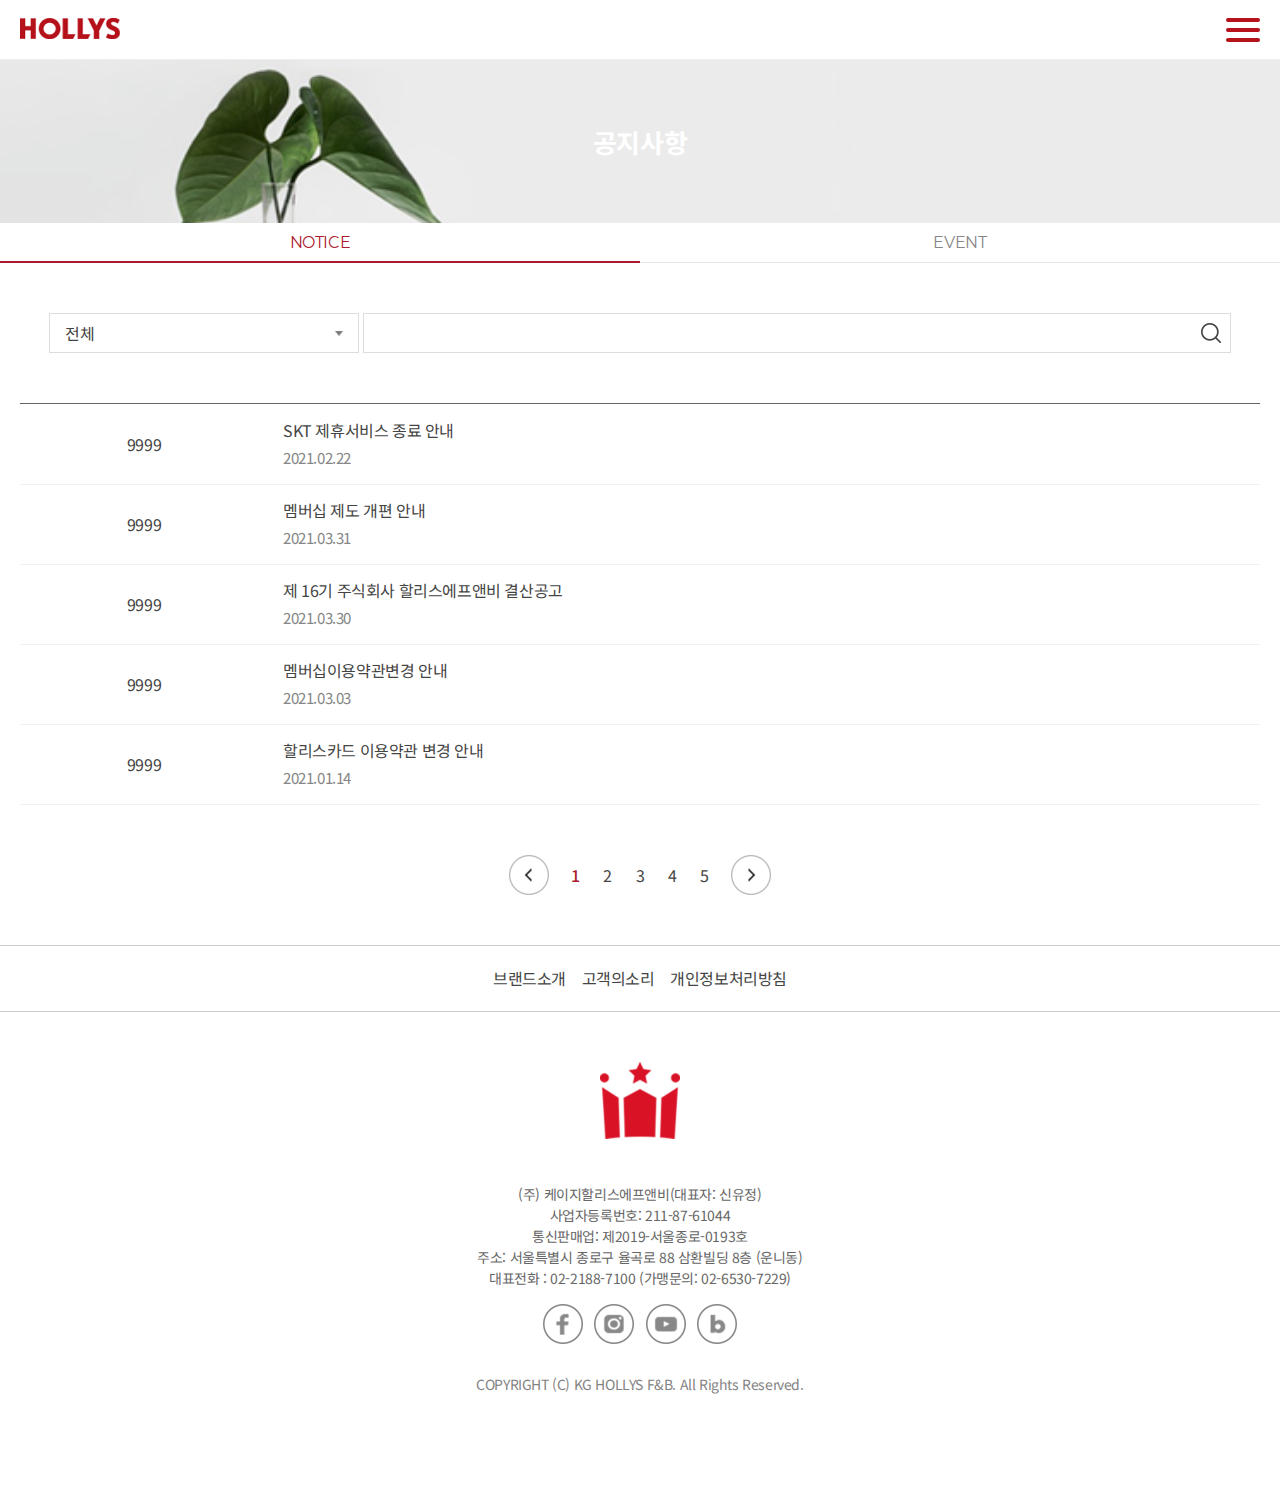
<file: notice.html>
<!DOCTYPE html>
<html lang="ko">
<head>
    <meta charset="UTF-8">
    <meta name="viewport" content="width=device-width, initial-scale=1, minimum-scale=1">
    <meta name="description" content="할리스는 1998년 국내 첫 에스프레소 커피전문점을 개점한 순수 국내브랜드로서 당당하게 시장 선점이라는 확고한 위치를 확보하고 국내 에스프레소 커피시장을 주도해 나가고 있습니다.">
    <meta property="og:type" content="website">
    <meta property="og:title" content="HOLLYS">
    <meta property="og:url" content="https://hyunns.github.io/mHollys/">
    <meta property="og:image" content="https://hyunns.github.io/mHollys/images/hollys_og.png">
    <meta property="og:description" content="할리스는 1998년 국내 첫 에스프레소 커피전문점을 개점한 순수 국내브랜드로서 당당하게 시장 선점이라는 확고한 위치를 확보하고 국내 에스프레소 커피시장을 주도해 나가고 있습니다.">
    <title>공지사항 | HOLLYS</title>
    <link rel="shortcut icon" type="image/x-icon" href="images/favicon.ico?v=1">
    <link rel="apple-touch-icon" href="images/app_home.jpg">
    <link href="https://fonts.googleapis.com/css2?family=Noto+Sans+KR:wght@400;500;700&display=swap" rel="stylesheet">
    <link rel="stylesheet" href="css/jquery-ui.min.css">
    <link rel="stylesheet" href="css/swiper.min.css">
    <link rel="stylesheet" href="css/common.css?v=1.1">
</head>
<body>
    <div id="skipNavi">
        <a href="#container">본문 바로가기</a>
    </div>
    <div id="wrap">
        <header id="header">
            <h1 class="logo"><a href="index.html"><img src="images/logo.png" alt="할리스"></a></h1>
            <div class="icon_nav">
                <span></span>
            </div>
            <div class="dimm"></div>
            <aside class="gnb_box">
                <nav class="gnb">
                    <ul class="depth1">
                        <li>
                            <a href="#">MY HOLLYS</a>
                            <ul class="depth2">
                                <li><a href="#">MY 멤버십</a></li>
                                <li><a href="#">MY 쿠폰</a></li>
                                <li><a href="#">MY 할리스카드</a></li>
                                <li><a href="#">레드아카데미 신청내역</a></li>
                                <li><a href="#">회원정보 관리 및 탈퇴</a></li>
                            </ul>
                        </li>
                        <li>
                            <a href="#">MENU</a>
                            <ul class="depth2">
                                <li><a href="menu_bakery.html">COFFEE</a></li>
                                <li><a href="menu_bakery.html">라떼ㆍ초콜릿ㆍ티</a></li>
                                <li><a href="menu_bakery.html">할리치노ㆍ빙수</a></li>
                                <li><a href="menu_bakery.html">스파클링</a></li>
                                <li><a href="menu_bakery.html">베이커리ㆍ스낵MD</a></li>
                                <li><a href="menu_bakery.html">MD상품</a></li>
                                <li><a href="menu_bakery.html">MD커피</a></li>
                            </ul>
                        </li>
                        <li>
                            <a href="#">STORE</a>
                            <ul class="depth2">
                                <li><a href="store_search.html">매장찾기</a></li>
                            </ul>
                        </li>
                        <li>
                            <a href="#">MEMBERSHIP</a>
                            <ul class="depth2">
                                <li><a href="#">스마트오더</a></li>
                                <li><a href="#">멤버십혜택</a></li>
                            </ul>
                        </li>
                        <li>
                            <a href="#">NEWS</a>
                            <ul class="depth2">
                                <li><a href="notice.html">NOTICE</a></li>
                                <li><a href="notice.html">EVENT</a></li>
                            </ul>
                        </li>
                        <li>
                            <a href="#">ABOUT</a>
                            <ul class="depth2">
                                <li><a href="#">HOLLYS</a></li>
                                <li><a href="#">할리스 위치 및 연락처</a></li>
                                <li><a href="#">채용 안내</a></li>
                                <li><a href="#">가맹문의 및 절차</a></li>
                                <li><a href="#">B2B 사업 소개</a></li>
                            </ul>
                        </li>
                    </ul>
                </nav>
                <ul class="link">
                    <li><a href="login.html">로그인</a></li>
                    <li><a href="#">회원가입</a></li>
                </ul>
            </aside>
        </header>
        <div id="container" class="notice_container">
            <div class="sub_visual">
                <h2 class="sub_tit">공지사항</h2>
            </div>
            <ul class="lnb">
                <li class="on"><a href="#">NOTICE</a></li>
                <li><a href="#">EVENT</a></li>
            </ul>
            <div class="contents">
                <div class="notice_search">
                    <div class="select_wrap">
                        <select>
                            <option>전체</option>
                            <option value="제목">제목</option>
                            <option value="내용">내용</option>
                        </select>
                    </div>
                    <div class="input_wrap">
                        <input class="input_notice" type="text">
                        <button class="btn_notice" type="submit">버튼</button>
                    </div>
                </div>
                <div class="board_box">
                    <div class="tbl_board_wrap">
                        <table>
                            <caption>공지사항 테이블: 번호, 제목, 등록일</caption>
                            <tbody>
                                <tr>
                                    <td class="col01" scope="col">9999</td>
                                    <td class="txt col02" scope="col">
                                        <a href="#">SKT 제휴서비스 종료 안내</a>
                                        <span>2021.02.22</span>
                                    </td>
                                </tr>
                                <tr>
                                    <td class="col01" scope="col">9999</td>
                                    <td class="txt col02" scope="col">
                                        <a href="#">멤버십 제도 개편 안내</a>
                                        <span>2021.03.31</span>
                                    </td>
                                </tr>
                                <tr>
                                    <td class="col01" scope="col">9999</td>
                                    <td class="txt col02" scope="col">
                                        <a href="#">제 16기 주식회사 할리스에프앤비 결산공고</a>
                                        <span>2021.03.30</span>
                                    </td>
                                </tr>
                                <tr>
                                    <td class="col01" scope="col">9999</td>
                                    <td class="txt col02" scope="col">
                                        <a href="#">멤버십이용약관변경 안내</a>
                                        <span>2021.03.03</span>
                                    </td>
                                </tr>
                                <tr>
                                    <td class="col01" scope="col">9999</td>
                                    <td class="txt col02" scope="col">
                                        <a href="#">할리스카드 이용약관 변경 안내</a>
                                        <span>2021.01.14</span>
                                    </td>
                                </tr>
                            </tbody>
                        </table>
                    </div>
                    <div class="tbl_board_wrap">
                        <table>
                            <caption>이벤트 테이블: 번호, 제목, 공지기간</caption>
                            <tbody>
                                <tr>
                                    <td class="col01" scope="col">9999</td>
                                    <td class="txt col02" scope="col">
                                        <a href="#">KT 더블할인 스페셜</a>
                                        <span>2021-06-23 ~ 2021-06-30</span>
                                    </td>
                                </tr>
                                <tr>
                                    <td class="col01" scope="col">9999</td>
                                    <td class="txt col02" scope="col">
                                        <a href="#">페이코인 결제 시 50% 할인 (최대 3,000원)</a>
                                        <span>2021-06-22 ~ 2021-07-31</span>
                                    </td>
                                </tr>
                                <tr>
                                    <td class="col01" scope="col">9999</td>
                                    <td class="txt col02" scope="col">
                                        <a href="#">할리스X카카오페이X삼성카드</a>
                                        <span>2021-06-15 ~ 2021-06-30</span>
                                    </td>
                                </tr>
                                <tr>
                                    <td class="col01" scope="col">9999</td>
                                    <td class="txt col02" scope="col">
                                        <a href="#">할리스X하이브로우 콜라보레이션 - '캠핑 굿즈' 프로모션</a>
                                        <span>2021-06-01 ~ 2021-07-04</span>
                                    </td>
                                </tr>
                                <tr>
                                    <td class="col01" scope="col">9999</td>
                                    <td class="txt col02" scope="col">
                                        <a href="#">KT멤버십 X 할리스 제휴서비스</a>
                                        <span>2021-06-01 ~ 2021-12-31</span>
                                    </td>
                                </tr>
                            </tbody>
                        </table>
                    </div>
                </div>
                <div class="pagination">
                    <div class="inner">
                        <a class="prev" href="#">
                            <img src="images/btn_pagi_prev.png" alt="이전">
                        </a>
                        <div class="page">
                            <strong class="active">1</strong>
                            <a href="#">2</a>
                            <a href="#">3</a>
                            <a href="#">4</a>
                            <a href="#">5</a>
                        </div>
                        <a class="next" href="#">
                            <img src="images/btn_pagi_next.png" alt="다음">
                        </a>
                    </div>
                </div>            
            </div>
        </div>
        <footer id="footer">
            <ul class="top_footer">
                <li><a href="#">브랜드소개</a></li>
                <li><a href="#">고객의소리</a></li>
                <li><a href="#">개인정보처리방침</a></li>
            </ul>
            <div class="bottom_footer">
                <img src="images/logo_footer.png" alt="로고">
                <p class="txt1">(주) 케이지할리스에프앤비(대표자: 신유정)
                    사업자등록번호: 211-87-61044
                    통신판매업: 제2019-서울종로-0193호
                    주소: 서울특별시 종로구 율곡로 88 삼환빌딩 8층 (운니동)
                    대표전화 : 02-2188-7100 (가맹문의: 02-6530-7229)</p>
                <div class="sns_wrap">
                    <a href="#">페이스북</a>
                    <a href="#">인스타그램</a>
                    <a href="#">유튜브</a>
                    <a href="#">블로그</a>
                </div>
                <p class="copy">COPYRIGHT (C) KG HOLLYS F&B. All Rights Reserved.</p>
            </div>
        </footer>
    </div>
    <script src="js/jquery-3.6.0.min.js"></script>
    <script src="js/jquery-ui.min.js"></script>
    <script src="js/swiper.min.js"></script>
    <script src="js/main.js?v=1.1"></script>
</body>
</html>
</file>
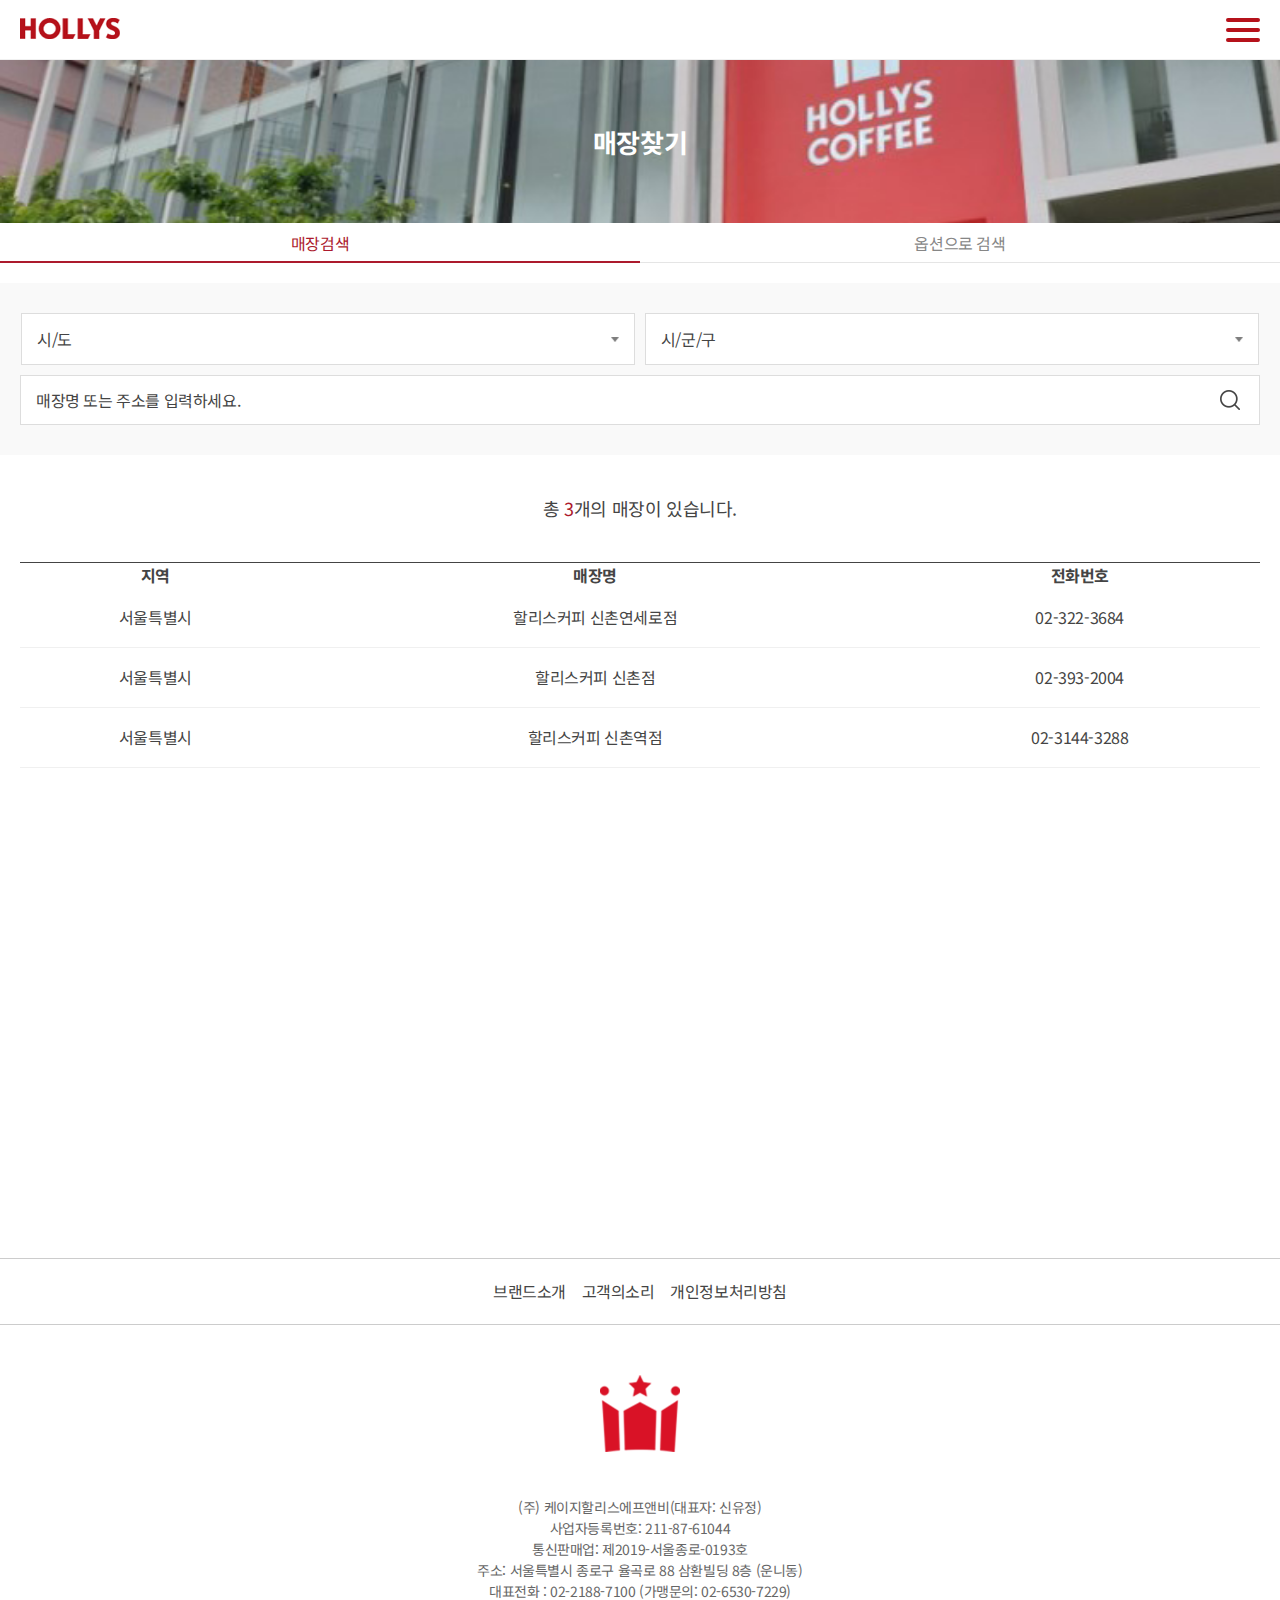
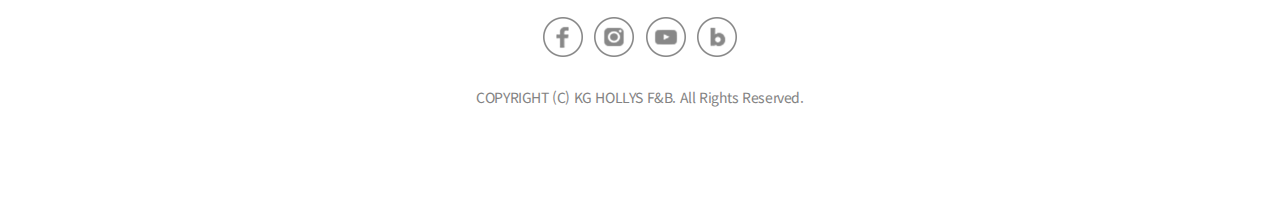
<file: store_search.html>
<!DOCTYPE html>
<html lang="ko">
<head>
    <meta charset="UTF-8">
    <meta name="viewport" content="width=device-width, initial-scale=1, minimum-scale=1">
    <meta name="description" content="할리스는 1998년 국내 첫 에스프레소 커피전문점을 개점한 순수 국내브랜드로서 당당하게 시장 선점이라는 확고한 위치를 확보하고 국내 에스프레소 커피시장을 주도해 나가고 있습니다.">
    <meta property="og:type" content="website">
    <meta property="og:title" content="HOLLYS">
    <meta property="og:url" content="https://hyunns.github.io/mHollys/">
    <meta property="og:image" content="https://hyunns.github.io/mHollys/images/hollys_og.png">
    <meta property="og:description" content="할리스는 1998년 국내 첫 에스프레소 커피전문점을 개점한 순수 국내브랜드로서 당당하게 시장 선점이라는 확고한 위치를 확보하고 국내 에스프레소 커피시장을 주도해 나가고 있습니다.">
    <title>매장찾기 | HOLLYS</title>
    <link rel="shortcut icon" type="image/x-icon" href="images/favicon.ico?v=1">
    <link rel="apple-touch-icon" href="images/app_home.jpg">
    <link href="https://fonts.googleapis.com/css2?family=Noto+Sans+KR:wght@400;500;700&display=swap" rel="stylesheet">
    <link rel="stylesheet" href="css/jquery-ui.min.css">
    <link rel="stylesheet" href="css/swiper.min.css">
    <link rel="stylesheet" href="css/common.css?v=1.1">
</head>
<body>
    <div id="skipNavi">
        <a href="#container">본문 바로가기</a>
    </div>
    <div id="wrap">
        <header id="header">
            <h1 class="logo"><a href="index.html"><img src="images/logo.png" alt="할리스"></a></h1>
            <div class="icon_nav">
                <span></span>
            </div>
            <div class="dimm"></div>
            <aside class="gnb_box">
                <nav class="gnb">
                    <ul class="depth1">
                        <li>
                            <a href="#">MY HOLLYS</a>
                            <ul class="depth2">
                                <li><a href="#">MY 멤버십</a></li>
                                <li><a href="#">MY 쿠폰</a></li>
                                <li><a href="#">MY 할리스카드</a></li>
                                <li><a href="#">레드아카데미 신청내역</a></li>
                                <li><a href="#">회원정보 관리 및 탈퇴</a></li>
                            </ul>
                        </li>
                        <li>
                            <a href="#">MENU</a>
                            <ul class="depth2">
                                <li><a href="menu_bakery.html">COFFEE</a></li>
                                <li><a href="menu_bakery.html">라떼ㆍ초콜릿ㆍ티</a></li>
                                <li><a href="menu_bakery.html">할리치노ㆍ빙수</a></li>
                                <li><a href="menu_bakery.html">스파클링</a></li>
                                <li><a href="menu_bakery.html">베이커리ㆍ스낵MD</a></li>
                                <li><a href="menu_bakery.html">MD상품</a></li>
                                <li><a href="menu_bakery.html">MD커피</a></li>
                            </ul>
                        </li>
                        <li>
                            <a href="#">STORE</a>
                            <ul class="depth2">
                                <li><a href="store_search.html">매장찾기</a></li>
                            </ul>
                        </li>
                        <li>
                            <a href="#">MEMBERSHIP</a>
                            <ul class="depth2">
                                <li><a href="#">스마트오더</a></li>
                                <li><a href="#">멤버십혜택</a></li>
                            </ul>
                        </li>
                        <li>
                            <a href="#">NEWS</a>
                            <ul class="depth2">
                                <li><a href="notice.html">NOTICE</a></li>
                                <li><a href="notice.html">EVENT</a></li>
                            </ul>
                        </li>
                        <li>
                            <a href="#">ABOUT</a>
                            <ul class="depth2">
                                <li><a href="#">HOLLYS</a></li>
                                <li><a href="#">할리스 위치 및 연락처</a></li>
                                <li><a href="#">채용 안내</a></li>
                                <li><a href="#">가맹문의 및 절차</a></li>
                                <li><a href="#">B2B 사업 소개</a></li>
                            </ul>
                        </li>
                    </ul>
                </nav>
                <ul class="link">
                    <li><a href="login.html">로그인</a></li>
                    <li><a href="#">회원가입</a></li>
                </ul>
            </aside>
        </header>
        <div id="container" class="store_container">
            <div class="sub_visual">
                <h2 class="sub_tit">매장찾기</h2>
            </div>
            <ul class="lnb">
                <li class="on"><a href="#">매장검색</a></li>
                <li><a href="#">옵션으로 검색</a></li>
            </ul>
            <div class="info_wrap">
                <div class="store_info_wrap">
                    <div class="select_wrap">
                        <select>
                            <option>시/도</option>
                            <option value="서울">서울</option>
                            <option value="대전">대전</option>
                            <option value="세종">세종</option>
                            <option value="충남">충남</option>
                            <option value="충북">충북</option>
                            <option value="인천">인천</option>
                            <option value="강원">강원</option>
                            <option value="경기">경기</option>
                            <option value="광주">광주</option>
                            <option value="전남">전남</option>
                            <option value="전북">전북</option>
                            <option value="부산">부산</option>
                            <option value="경남">경남</option>
                            <option value="울산">울산</option>
                            <option value="제주">제주</option>
                            <option value="대구">대구</option>
                            <option value="경북">경북</option>
                        </select>
                    </div>
                    <div class="select_wrap">
                        <select>
                            <option>시/군/구</option>
                        </select>
                    </div>
                    <div class="input_wrap">
                        <input type="text" placeholder="매장명 또는 주소를 입력하세요.">
                        <button class="btn_store" type="submit">매장검색</button>
                    </div>
                </div>
                <div class="option_info_wrap">
                    <div class="check_option">
                        <input type="checkbox" id="option01" class="blind">
                        <label for="option01" class="check01">주차가능</label>
                    </div>
                    <div class="check_option">
                        <input type="checkbox" id="option02" class="blind">
                        <label for="option02" class="check02">무선 인터넷</label>
                    </div>
                    <div class="check_option">
                        <input type="checkbox" id="option03" class="blind">
                        <label for="option03" class="check03">신규매장</label>
                    </div>
                    <div class="check_option">
                        <input type="checkbox" id="option04" class="blind">
                        <label for="option04" class="check04">24시 매장</label>
                    </div>
                    <div class="check_option">
                        <input type="checkbox" id="option05" class="blind">
                        <label for="option05" class="check05">배달가능</label>
                    </div>
                </div>
            </div>
            <div class="contents">
                <div class="total">
                    <p>총 <strong>3</strong>개의 매장이 있습니다.</p>
                </div>
                <div class="list_wrap">
                    <table>
                        <caption>매장검색 테이블: 지역, 매장명, 전화번호</caption>
                        <thead>
                            <tr>
                                <th class="th01" scope="col">지역</th>
                                <th class="th02" scope="col">매장명</th>
                                <th class="th03" scope="col">전화번호</th>
                            </tr>
                        </thead>
                        <tbody>
                            <tr>
                                <td>서울특별시</td>
                                <td>할리스커피 신촌연세로점</td>
                                <td>02-322-3684</td>
                            </tr>
                            <tr>
                                <td>서울특별시</td>
                                <td>할리스커피 신촌점</td>
                                <td>02-393-2004</td>
                            </tr>
                            <tr>
                                <td>서울특별시</td>
                                <td>할리스커피 신촌역점</td>
                                <td>02-3144-3288</td>
                            </tr>
                        </tbody>
                    </table>
                </div>
            </div>
            <div id="map"></div>
        </div>
        <footer id="footer">
            <ul class="top_footer">
                <li><a href="#">브랜드소개</a></li>
                <li><a href="#">고객의소리</a></li>
                <li><a href="#">개인정보처리방침</a></li>
            </ul>
            <div class="bottom_footer">
                <img src="images/logo_footer.png" alt="로고">
                <p class="txt1">(주) 케이지할리스에프앤비(대표자: 신유정)
                    사업자등록번호: 211-87-61044
                    통신판매업: 제2019-서울종로-0193호
                    주소: 서울특별시 종로구 율곡로 88 삼환빌딩 8층 (운니동)
                    대표전화 : 02-2188-7100 (가맹문의: 02-6530-7229)</p>
                <div class="sns_wrap">
                    <a href="#">페이스북</a>
                    <a href="#">인스타그램</a>
                    <a href="#">유튜브</a>
                    <a href="#">블로그</a>
                </div>
                <p class="copy">COPYRIGHT (C) KG HOLLYS F&B. All Rights Reserved.</p>
            </div>
        </footer>
    </div>
    <script src="js/jquery-3.6.0.min.js"></script>
    <script src="js/jquery-ui.min.js"></script>
    <script src="js/swiper.min.js"></script>
    <script src="js/main.js?v=1.1"></script>
    <script type="text/javascript" src="https://dapi.kakao.com/v2/maps/sdk.js?appkey=9e197e6ed4f86a81c8556787465de41f"></script>
    <script src="js/map.js"></script>
</body>
</html>
</file>
<file: css/common.css>
@charset "UTF-8";

/* 웹폰트 */
@font-face {
    font-family: 'Montserrat';
    font-style: normal;
    font-weight: 400;
    src: url(../font/Montserrat-Regular.eot);
    src: url(../font/Montserrat-Regular?#iefix) format('embedded-opentype'),
        url(../font/Montserrat-Regular.woff) format('woff'),
        url(../font/Montserrat-Regular.ttf) format('truetype');
}
@font-face {
    font-family: 'Montserrat';
    font-style: normal;
    font-weight: 500;
    src: url(../font/Montserrat-Medium.eot);
    src: url(../font/Montserrat-Medium?#iefix) format('embedded-opentype'),
        url(../font/Montserrat-Medium.woff) format('woff'),
        url(../font/Montserrat-Medium.ttf) format('truetype');
}
@font-face {
    font-family: 'Montserrat';
    font-style: normal;
    font-weight: 700;
    src: url(../font/Montserrat-Bold.eot);
    src: url(../font/Montserrat-Bold?#iefix) format('embedded-opentype'),
        url(../font/Montserrat-Bold.woff) format('woff'),
        url(../font/Montserrat-Bold.ttf) format('truetype');
}

*,:before,:after {box-sizing: border-box;}

html,body,div,span,object,iframe,h1,h2,h3,h4,h5,h6,p,blockquote,pre,a,address,code,em,img,strong,sub,sup,b,u,i,dl,dt,dd,ol,ul,li,fieldset,form,label,legend,table,caption,tbody,tfoot,thead,tr,th,td,article,aside,canvas,details,figure,figcaption,footer,header,hgroup,menu,nav,section,main,audio,video {margin: 0; padding: 0;}

article,aside,details,figcaption,figure,footer,header,hgroup,menu,nav,section,main {display: block;}

button {cursor: pointer;}

fieldset, img {border: 0; vertical-align: top;}

ol,ul {list-style: none;}

address,em {font-style: normal;}
strong {font-weight: normal;}

/* 페이지안에서 가장 많은 링크색 지정 */
a {
    text-decoration: none;
    color: #444;
    /* 모바일 크롬, 사파리에서 클릭 시 색상 */
    -webkit-tap-highlight-color: rgba(0, 0, 0, 0.1);
}

iframe {overflow: hidden; border: 0;}
table {border-collapse: collapse; border-spacing: 0; width: 100%;}

h1,h2,h3,h4,h5,h6 {font-weight: normal; font-size: 100%;}

input, select, textarea, button { vertical-align: middle; margin: 0; padding: 0; border-radius: 0; -moz-appearance: none; -webkit-appearance: none; appearance: none; -webkit-tap-highlight-color: rgba(0, 0, 0, 0.1); }

/* 익스 select 화살표 제거 */
select::-ms-expand {display:none}

textarea {resize: none}

/* 모바일 크롬, 모바일 사파리 브라우져의 텍스트 자동확대 방지*/
body { line-height: 1.5; -webkit-text-size-adjust: none; }

/***************************************************
******************** 공통스타일 ********************
***************************************************/

html {overflow-y: scroll;}

body,input,button,select,textarea,table { font-family: 'Noto Sans KR','Apple SD Gothic Neo',sans-serif; font-size: 16px; color: #444; letter-spacing: -0.025em; word-wrap: break-word; word-break: keep-all; }

legend,caption,.blind {position: absolute; overflow: hidden; clip: rect(0 0 0 0); margin: -1px; width: 1px; height: 1px;}

.clearfix:after { content: ''; display: block; clear: both; }

/* placeholder */
::-webkit-input-placeholder {color:#444;} /* Webkit,크롬,사파리 */
:-moz-placeholder {color:#444;} /* Firefox 4-18 */
::-moz-placeholder {color:#444; opacity:1;} /* Firefox 19+ */
:-ms-input-placeholder {color:#444 !important;} /* IE10+ */

/* skip navgation */
#skipNavi {position: relative;}
#skipNavi a { position: absolute; left: 0; top: -999px; width: 100%; height: 40px; background: #000; color: #fff; text-align: center; font-size: 18px; line-height: 40px; z-index: 999999; }
#skipNavi a:focus, #skipNavi a:active, #skipNavi a:hover {top: 0;}

/* placeholder 공통컬러 */
/* 앞에 태그제거시 input,textarea 동시 적용 */
input::-webkit-input-placeholder {color:#444;}
input:-moz-placeholder {color:#444;} 
input::-moz-placeholder {color:#444; opacity:1;}
/* 익스는 우선순위 높여야 색나옴 */
input:-ms-input-placeholder {color:#444 !important;}

textarea::-webkit-input-placeholder {color:#444;}
textarea:-moz-placeholder {color:#444;} 
textarea::-moz-placeholder {color:#444; opacity:1;}
textarea:-ms-input-placeholder {color:#444;}

/* ie10,ie11 input x버튼 가리기 */
input[type="text"]::-ms-clear { display: none; }
/* ie10,ie11 input password 아이콘 가리기 */
input[type="password"]::-ms-reveal { display: none; }

/* input text 공통 */
input {outline: none;}
input[type="text"] { background: #fff; height: 50px; width:100%; border: 1px solid #ddd; padding: 0 15px; color:#444; box-sizing: border-box; }
input.input_small {width:200px;}

/* select 공통 */
.select_wrap { display: inline-block; width: 150px; border: 1px solid #dddddd; box-sizing: border-box; position: relative; }
.select_wrap select { width: 100%; height: 50px; border: none; padding-left: 15px; color:#444; outline: none; background: #fff; }
.select_wrap:after { content: ''; position: absolute; right: 15px; top: 50%; width: 8px; height: 5px; margin-top: -2px; background: url(../images/icon_select_arr.png) no-repeat; background-size: 8px; }

/* 익스 화살표빼기 */
select::-ms-expand { display: none; }

/* textarea 공통 */
textarea { background: #f8f8f8; border:none; width:100%; outline: none; padding: 15px; box-sizing: border-box; }

/* 체크박스 공통 */
.checkbox_wrap {text-align: left;}
.checkbox_wrap input[type="checkbox"]:checked + label:before { background: url(../images/icon_checkbox.png) no-repeat 50% 50%; background-size: 20px; }
.checkbox_wrap label { padding-left: 34px; cursor: pointer; position: relative; }
.checkbox_wrap label:before { content: ''; position: absolute; left: 0; top: 0; width: 24px; height: 24px; border: 2px solid #ddd; border-radius: 5px;}

body.hidden { position: fixed; left: 0; top: 0; width: 100%; overflow: hidden; }

#wrap {min-width: 320px;}

#header { position: fixed; min-width: 320px; left: 0; top: 0; width: 100%; height: 60px; z-index: 9999; background: #fff; border-bottom: 1px solid #f0f0f0; }
#header .logo { position: absolute; left: 20px; top: 50%; transform: translateY(-50%); }
#header .logo img {width: 100px;}

#header .icon_nav { cursor: pointer; position: absolute; right: 20px; top: 50%; transform: translateY(-50%); width: 34px; height: 24px; transition: all .2s ease-in-out; }
#header .icon_nav span { position: relative; margin-top: 10px; }
#header .icon_nav span:before {margin-top: -10px;}
#header .icon_nav span:after {margin-top: 10px;}
#header .icon_nav span, #header .icon_nav span:before, #header .icon_nav span:after { content: ''; background-color: #b5121b; display: block; height: 4px; position: absolute; width: 100%; border-radius: 3px; transition: all .2s ease-in-out; }
#header .icon_nav.on span {background: transparent;}
#header .icon_nav.on span:before {transform: translateY(10px) rotate(135deg);}
#header .icon_nav.on span:after {transform: translateY(-10px) rotate(-135deg);}

/* 네비게이션 메뉴 */
#header .dimm { position: fixed; left: 0; top: 60px; width: 100%; height: 100%; z-index: 100; background: rgba(0, 0, 0, 0.8); display: none; }
#header .gnb_box { position: fixed; right: 0; top: 60px; bottom: 0; padding-bottom: 40px; width: calc(100% - 100px); background: #fff; z-index: 200; overflow: auto; transition: transform 0.5s cubic-bezier(0.65,0.05,0.36,1); transform: translateX(100%); }
#header .gnb_box.on {transform: translateX(0);}

#header .gnb .depth1>li { line-height: 50px; }
#header .gnb .depth1>li>a { display: block; padding-left: 25px; font-family: 'Montserrat', sans-serif; font-weight: 700; color: #868686; font-size: 18px; position: relative; border-bottom: 1px solid #f0f0f0; }
#header .gnb .depth1>li>a:after { content:''; position: absolute; right: 28px; top: 50%; margin-top: -6px; background: url(../images/btn_arrow.png) no-repeat 50% 50%; width: 18px; height: 11px; background-size: 18px; }
#header .gnb .depth1>li>a.active:after {background-image: url(../images/btn_arrow_active.png);}
#header .gnb .depth2 {background: #f2f2f2; display: none; padding: 10px 0;}
#header .gnb .depth2 a {display: block; padding-left: 40px; font-size: 16px; letter-spacing: 0;}

#header .gnb_box .link { max-width: 310px; margin: 0 auto; padding: 40px 20px 0; overflow: hidden; }
#header .gnb_box .link li { float: left; width: calc(50% - 10px); text-align: center; }
#header .gnb_box .link li a { display: block; line-height: 40px; font-size: 16px; color: #fff; background: #444; border: 2px solid #444; border-radius: 5px; }
#header .gnb_box .link li:last-child {float: right;}
#header .gnb_box .link li:last-child a { color: #868686; background: #fff; border-color: #868686; }

#container {padding: 60px 0 50px;}

/* 메인 슬라이더 */
.main_slider {height: 100%;}
.main_slider .swiper-slide img {width: 100%;}

.main_slider .swiper-pagination { bottom: 0; display: table; }
.main_slider .swiper-pagination span { display: table-cell; height: 3px; border-radius: 0; background: rgba(0, 0, 0, 0.6); margin: 0 !important; }
.main_slider .swiper-pagination .swiper-pagination-bullet-active {background:#b5121c;}

/* 메인tit 공통 */
.main_tit {padding: 80px 0 50px; font-size: 24px; font-family: 'Montserrat', sans-serif; font-weight: 700; text-align: center;}

/* 할리스 초이스 */
.menu_slider { text-align: center;}
.menu_slider .swiper-slide a img {height: 170px;}
.main_choice .menu_tit { text-align: center; padding: 40px 0 36px; }
.main_choice .menu_tit h4 {font-size: 18px; font-weight: 500; margin-bottom: 4px;}
.main_choice .menu_tit p { color: #838383;}

.menu_slider_wrap .btn_slider_arrow { background: url(../images/btn_choice_prev.png) no-repeat 50% 50%; background-size: 14px; width: 14px; height: 27px; left: 20px; }
.menu_slider_wrap .btn_slider_arrow.swiper-button-next { background-image: url(../images/btn_choice_next.png); left: auto; right: 20px; }

/* 퀵메뉴 */
#container .main_quick_menu .quick_link { text-align: center; margin-bottom: 50px;}
#container .main_quick_menu .quick_link_list { overflow: hidden; display: inline-block; }
#container .main_quick_menu .quick_link_list li {float: left; margin: 0 5px;}
#container .main_quick_menu .quick_link_list li a:before { content: ''; display: block; background: url(../images/icon_hollysMall.png) no-repeat 50% 50%; background-size: 70px; width: 70px; height: 70px; margin: 0 0 15px; }
#container .main_quick_menu .quick_link_list li:nth-child(2) a:before { background-image: url(../images/icon_menu.png); }
#container .main_quick_menu .quick_link_list li:nth-child(3) a:before { background-image: url(../images/icon_store_search.png); }
#container .main_quick_menu .quick_link_list li:nth-child(4) a:before { background-image: url(../images/icon_membership.png); }
#container .main_quick_menu .quick_link_list li a { display: block; text-align: center; }

#container .main_franchise .franchise_wrap { position: relative; height: 241px; }
#container .main_franchise .franchise_wrap:before { content:''; position: absolute; left:0; top:0; width: 100%; height: 100%; background:rgba(0, 0, 0, 0.1); }
#container .main_franchise img { background: url(../images/bg_franchise_store.png) no-repeat; background-size: 246px; width: 246px; height: 139px; margin: 0 auto; position: absolute; right: 0; bottom: 0; z-index: -1; }
#container .main_franchise .tit_box {position: absolute; left: 20px; top: 36px;}
#container .main_franchise .main_tit {padding: 0; text-align: left;}
#container .main_franchise .tit_box p {margin-top: 10px;}

#container .main_franchise .btn_detail { position: absolute; left: 0; top: 100px; text-align: center; width: 120px; line-height: 40px; border: 2px solid #444; border-radius: 20px; }

/* 메인 뉴스 */
#container .news_wrap { height: 90px; background: #222; padding-left: 20px; box-sizing: border-box; }
#container .news_wrap img { float: left; width: 32px; height: 32px; margin-top: 30px; }

/* 메인 뉴스 슬라이더 */
#container .news_wrap .news_slider { float: left; width: calc(100% - 52px); height: 50px; margin-top: 20px; padding: 12px 0; }
#container .news_wrap .news_slider a { display: block; width: calc(100% - 80px); white-space: nowrap; overflow: hidden; text-overflow: ellipsis; color: #fff; padding-left: 20px; }
#container .news_wrap .news_slider .swiper-slide { height: 36px !important; margin: 0 !important; }
#container .news_slider .news_detail { display: block; position: absolute; right: 0; top: 11px; z-index: 100; }
#container .news_slider .btn_news_detail { padding: 0 !important; width: 32px !important; height: 32px; background: url(../images/btn_news_detail.png) no-repeat; background-size: 32px; }

/* 메인 비디오 */
.video_wrap { position: relative; padding-bottom: 56.25%; padding-top: 30px; height: 0; overflow: hidden; }
.video_wrap iframe, .video_wrap object, .video_wrap embed { position: absolute; left: 0; top:0; width: 100%; height: 90%; }

/* 할리스 sns */
#container .main_sns .main_tit { padding: 50px 0 10px; }
#container .main_sns p { font-size: 20px; color: #838383; font-family: 'Montserrat', sans-serif; text-align: center; }

#container .main_sns .sns_slider {padding: 50px 0 15px 20px;}
#container .sns_slider .swiper-slide {width: 150px;}
#container .sns_slider .swiper-slide img { width: 150px; height: 150px; }
#container .sns_slider .swiper-scrollbar {height: 4px;}
#container .sns_slider .swiper-scrollbar-drag {background: rgba(0, 0, 0, 0.1);}

/* 푸터 */
#footer {padding-bottom: 90px;}

#footer .top_footer { border-top: 1px solid #ccc; border-bottom: 1px solid #ccc; text-align: center; }
#footer .top_footer li { display: inline-block; padding: 0 6px; }
#footer .top_footer li a { display: block; line-height: 65px;}

#footer .bottom_footer { text-align: center; padding: 50px 20px 0; }
#footer .bottom_footer img { width: 80px; height: 77px; margin-bottom: 45px; }
#footer .bottom_footer .txt1 { font-size: 14px; color: #666; white-space: pre-line; }
#footer .bottom_footer .sns_wrap { padding: 15px 0 30px; }
#footer .bottom_footer .sns_wrap a { display: inline-block; width: 40px; height: 40px; background: url(../images/icon_facebook.png) no-repeat 50% 50%; background-size: 40px; text-indent: -9999px; margin: 0 4px; }
#footer .bottom_footer .sns_wrap a:first-child {background-image: url(../images/icon_facebook.png);}
#footer .bottom_footer .sns_wrap a:nth-child(2) { background-image:url(../images/icon_insta.png);}
#footer .bottom_footer .sns_wrap a:nth-child(3) { background-image:url(../images/icon_youtube.png);}
#footer .bottom_footer .sns_wrap a:nth-child(4) { background-image:url(../images/icon_blog.png);}

#footer .bottom_footer .copy { font-size: 14px; color: #838383; }

/***************************** 서브 공통 *****************************/
.sub_tit { font-size: 26px; font-weight: 700; padding: 62px 0; color: #fff; text-align: center; }
.lnb {overflow: hidden;}
.lnb li { float: left; width: 50%; }
.lnb li a { display: block; line-height: 40px; color: #868686; text-align: center; position: relative; }
.lnb li a:after { content:''; position: absolute; left: 0; bottom: 0; width: 100%; height: 1px; background: #e5e5e5; }
.lnb li.on a {color: #ac1a2d;}
.lnb li.on a:after {background: #ac1a2d; height: 2px;}

/* 테이블 공통 */
table td { height: 60px; border-bottom: 1px solid #f0f0f0; }

/***************************** 서브 로그인창 *****************************/
.login_container .contents {margin: 0 20px; text-align: center;}
.login_container .contents .sub_tit {color: #444; padding: 40px 0;}
.login_container .contents .tit p {color: #868686; padding: 10px 0 26px;}
.login_container .contents .input_wrap input { width: 100%; height: 50px; outline: none; border: none; border-radius: 10px; background: #f9f9f9; padding: 0 15px; box-sizing: border-box; margin-bottom: 10px; color: #444; }
.login_container .contents .member_info { display: inline-block; padding-top: 30px; }
.login_container .contents .member_info li { float: left; }
.login_container .contents .member_info li+li { padding-left: 28px; position: relative; }
.login_container .contents .member_info li+li:before { content: ''; position: absolute; left: 15px; top: 6px; width: 1px; height: 15px; background: #dddddd; }
.login_container .contents .btn_login { width: 100%; height: 50px; background: #d91226; color: #fff; border: none; outline: none; margin-top: 40px; border-radius: 10px; }

.login_container .contents .login_etc { padding-top: 40px;}
.login_container .contents .login_etc .txt {font-weight: 500; margin-bottom: 25px;}
.login_container .contents .sns { background: url(../images/btn_login_facebook.png) no-repeat 50% 50%; background-size: 60px; width: 60px; height: 60px; border: none; outline: none; margin: 0 4px; }
.login_container .contents .login_etc .btn_naver { background-image: url(../images/btn_login_naver.png); }
.login_container .contents .login_etc .btn_kakao { background-image: url(../images/btn_login_kakao.png); }

/***************************** 서브 매장찾기 *****************************/
.store_container .contents {margin: 0 20px; text-align: center;}
.store_container .sub_visual { background: url(../images/store_visual01.png) no-repeat 50% 50%; background-size: cover; }
.store_container .contents .info_list {overflow: hidden;}
.store_container .contents .info_list li {float: left; width: 50%;}
.store_container .contents .info_list li a { display: block; font-size: 18px; color: #444; line-height: 40px; position: relative; }

.store_container .contents .info_list li a:after { content: ''; position: absolute; left: 0; bottom: 0; width: 100%; height: 2px; background: #444; }

.store_container .info_wrap { background: #f9f9f9; padding: 30px 20px; margin-top: 20px; text-align: center;}
.store_container .info_wrap .store_info_wrap .select_wrap {width: calc(50% - 6px);}
.store_container .info_wrap .store_info_wrap .select_wrap:nth-child(2) {margin-left: 6px;}
.store_container .info_wrap .store_info_wrap .input_wrap {padding-top: 10px; position: relative;}
.store_container .info_wrap .store_info_wrap .input_wrap input[type="text"] {padding-right: 45px;}
.store_container .info_wrap .store_info_wrap .input_wrap .btn_store { position: absolute; right: 15px; top: 50%; margin-top: -10px; width: 30px; height: 30px; background: url(../images/btn_search.png) 50% 50% no-repeat; background-size: 20px; text-indent: -9999px; border: none; }

.option_info_wrap .check_option { display: inline-block; box-sizing: border-box; position: relative; }
.option_info_wrap .check_option input[type="checkbox"]:checked + label { border-color: #868686; }
.option_info_wrap .check_option input[type="checkbox"]:checked + .check01:before { background-image: url(../images/icon_option_parking_on.png); }
.option_info_wrap .check_option input[type="checkbox"]:checked + .check02:before { background-image: url(../images/icon_option_wifi_on.png); }
.option_info_wrap .check_option input[type="checkbox"]:checked + .check03:before { background-image: url(../images/icon_option_newstore_on.png); }
.option_info_wrap .check_option input[type="checkbox"]:checked + .check04:before { background-image: url(../images/icon_option_everyopen_on.png); }
.option_info_wrap .check_option input[type="checkbox"]:checked + .check05:before { background-image: url(../images/icon_option_drive_on.png); }

.option_info_wrap .check_option label { display: block; width: 150px; margin: 6px; border: 1px solid #ddd; cursor: pointer; line-height: 40px; background: #fff; text-align: center; padding-left: 40px; }
.option_info_wrap .check_option label:before { content: ''; position: absolute; left: 7px; top: 50%; margin-top: -20px; width: 40px; height: 40px; background: url(../images/icon_option_parking.png) no-repeat 50% 50%; background-size: 30px; }
.option_info_wrap .check_option .check01:before { background-image: url(../images/icon_option_parking.png); }
.option_info_wrap .check_option .check02:before { background-image: url(../images/icon_option_wifi.png); }
.option_info_wrap .check_option .check03:before { background-image: url(../images/icon_option_newstore.png); }
.option_info_wrap .check_option .check04:before { background-image: url(../images/icon_option_everyopen.png); }
.option_info_wrap .check_option .check05:before { background-image: url(../images/icon_option_drive.png); }

.store_container .total {padding: 40px 0;}
.store_container .total p {font-size: 18px; }
.store_container .contents .total strong {color: #ac1a2d;}

.store_container .contents .list_wrap { border-top: 1px solid #444; margin-bottom: 40px;}

/* 매장찾기 map지도 */
.store_container #map { height: 400px;}
#map .info { width: 220px; padding-bottom: 15px; border: 1px solid #444; border-radius: 20px; background: #fff; white-space: normal; margin-top: -120%; position: relative; }
#map .info:after { content: ''; position: absolute; left: 50%; bottom: -11px; margin-left: -10px; width: 20px; height: 20px; background: #fff; border: 1px solid #444; border-top: none; border-right: none; transform: rotateZ(-45deg); }
#map .info .top_info { height: 50px; }
#map .info .top_info h3 { float: left; font-size: 15px; display: block; color: #333; font-weight: 500; padding: 15px 0 0 15px; }
#map .info .top_info .btn_close { float: right; width: 25px; height: 25px; background: url(../images/btn_close.png) no-repeat 50% 50%; background-size: 20px; text-indent: -9999px; margin: 13px 10px 0 0; border: none; }
#map .info .mid_info { padding: 5px 15px; font-size: 13px;}
#map .info .mid_info dt {float: left; color: #444;}
#map .info .mid_info dd { padding-left: 60px; color: #868686; margin-bottom: 5px; }
#map .info .bottom_info { text-align: center; border-top: 1px solid #ddd; margin: 0 23px; padding-top: 12px; }
#map .info .bottom_info .btn_detail { display: inline-block; line-height: 25px; color: #444; font-weight: 500; font-size: 15px; }
#map .info .bottom_info .btn_detail:after { content: ''; display: inline-block; width: 25px; height: 25px; background: url(../images/btn_detail.png) no-repeat; vertical-align: top; margin-left: 10px; }

/***************************** 서브 공지사항 *****************************/
.notice_container .sub_visual { background: url(../images/notice_visual01.png) no-repeat 50% 50%; background-size: cover; }
.notice_container .lnb li a {font-family: 'Montserrat', sans-serif; }
.notice_container .contents {margin: 0 20px; text-align: center;}

.notice_container .notice_search {padding: 50px 0;}
.notice_container .notice_search .select_wrap { display: inline-block; width: 25%;}
.notice_container .contents .notice_search .select_wrap select { height: 38px; position: relative; z-index: 10; background: none; }
.notice_container .notice_search .input_wrap { display: inline-block; position: relative; width: 70%; }
.notice_container .notice_search .input_wrap input[type="text"] { height: 40px; padding: 0 40px 0 15px; }
.notice_container .contents .notice_search .btn_notice { position: absolute; right: 0; top: 50%; margin-top: -20px; width: 40px; height: 40px; background: url(../images/btn_search.png) 50% 50% no-repeat; background-size: 20px; text-indent: -9999px; border: none; }

.tbl_board_wrap { border-top: 1px solid #666; }

.tbl_board_wrap tbody td.col01 {width: 20%;}
.tbl_board_wrap tbody td.col02 {width: 80%;}
.tbl_board_wrap tbody td {height: 80px;}
.tbl_board_wrap tbody td.txt {text-align: left; padding-left: 15px;}
.tbl_board_wrap tbody td.txt a {display: block;}
.tbl_board_wrap tbody td.txt span {display: inline-block; color: #868686; font-size: 15px; padding-top: 5px;}

/* 페이지네이션 공통 */
.pagination {padding-top: 50px; text-align: center;}
.pagination img { width: 40px;}
.pagination .inner { display: inline-block; vertical-align: top; cursor: pointer; }
.pagination .prev { float: left; }
.pagination .page { float: left; margin: 0 12px; }
.pagination .page strong { color: #ac1a2d; font-weight: 500; }
.pagination .page strong, .pagination .page a { padding: 0 10px; line-height: 40px; }

/* 서브 메뉴페이지 */
.menu_container .menu_bg { height: 260px; background: url(../images/menu_bev.png) no-repeat; background-size: cover; }
.menu_container .bev { background-image: url(../images/menu_bev.png); }
.menu_container .bakery { background-image: url(../images/menu_bakery.png); }
.menu_container .md { background-image: url(../images/menu_md.png); }

.menu_box { color: #fff; margin-top: 40px; float: left; padding: 0 20px;}
.menu_box h3 { font-size: 24px; padding-bottom: 10px; font-weight: 500; position: relative; }
.menu_box h3:after { content: ''; position: absolute; left: 0; bottom: 5px; width: 250px; height: 1px; background: #fff; }
.bakery .menu_box h3:after {left: auto; right: 0;}

.menu_box strong { font-weight: 500; }
.menu_box p {margin-top: 6px; font-size: 15px;}

.btn_menu { margin-top: 20px; width: 140px; height: 40px; border-radius: 20px; background: none; border: 1px solid #fff; color: #fff; }
.menu_container .bakery .menu_box {float: right; text-align: right;}

/* 서브 베이커리 메뉴 */
.bakery_container .sub_visual { height: 150px; background: url(../images/bakery_visual01.png) no-repeat; background-size: cover; }
.bakery_container .contents { text-align: center; margin: 0 20px; }
.bakery_container .tag { display: inline-block; vertical-align: top; padding: 40px 0; }
.bakery_container .tag li { float: left; width: 90px; border: 1px solid #e8e8e8; border-radius: 20px;}
.bakery_container .tag li + li { margin-left: 5px; }
.bakery_container .tag li p {font-size: 15px; line-height: 40px; font-weight: 500; color: #666666; }

/* 메뉴리스트 */
.bakery_container .food_list {overflow: hidden;}
.bakery_container .food_list li { width: calc(100% / 2); float: left; position: relative; }
.bakery_container .food_list li.on .over_box {display: block;}
.bakery_container .food_list .over_box { position: absolute; left: 0; top: 0; width: 100%; height: 100%; border: 1px solid #c49155; background: rgba(255, 255, 255, 0.9); padding: 20px 10px 0; box-sizing: border-box; display: none; }
.bakery_container .food_list .over_box:before { content: 'DETAIL VIEW'; position: absolute; left: 10px; bottom: 10px; width: calc(100% - 20px); line-height: 40px; text-align: center; background: #c49155; color: #fff; font-size: 14px; font-weight: 700; font-family: 'Montserrat', sans-serif; }

.bakery_container .food_list .over_box h3 {font-size: 15px;}
.bakery_container .food_list .over_box em { font-family: 'Montserrat', sans-serif; color: #cdb082; font-size: 12px; font-weight: 500; }
.bakery_container .food_list .over_box p { font-size: 14px; margin-top: 10px; white-space: normal; display: -webkit-box; -webkit-line-clamp: 2; -webkit-box-orient: vertical; overflow: hidden; text-overflow: ellipsis; max-height: 60px; }

.bakery_container .food_list li .tit_box { padding: 20px; height: 250px;}
.bakery_container .food_list li .img_box { height: 110px; display: flex; align-items: center; justify-content: center; }
.bakery_container .food_list li img {height: 90px; }
.bakery_container .food_list li:nth-child(3) img, .bakery_container .food_list li:nth-child(4) img, .bakery_container .food_list li:nth-child(7) img { height: 110px; }
.bakery_container .food_list li:nth-child(5) img, .bakery_container .food_list li:nth-child(6) img { height: 65px; }
.bakery_container .food_list li:nth-child(8) img {height: 85px;}

.bakery_container .food_list li .tit_box p { padding-top: 15px;}

.bakery_container .btn_more { padding-top: 40px;}
.bakery_container .btn_more a { display: inline-block; width: 150px; line-height: 40px; background: #ac1a2d; border-radius: 30px; color: #fff; font-weight: 500; }

/* 모바일 */
@media (min-width: 768px) {
    .login_container .contents {width: 375px; margin: 0 auto;}
}
</file>
